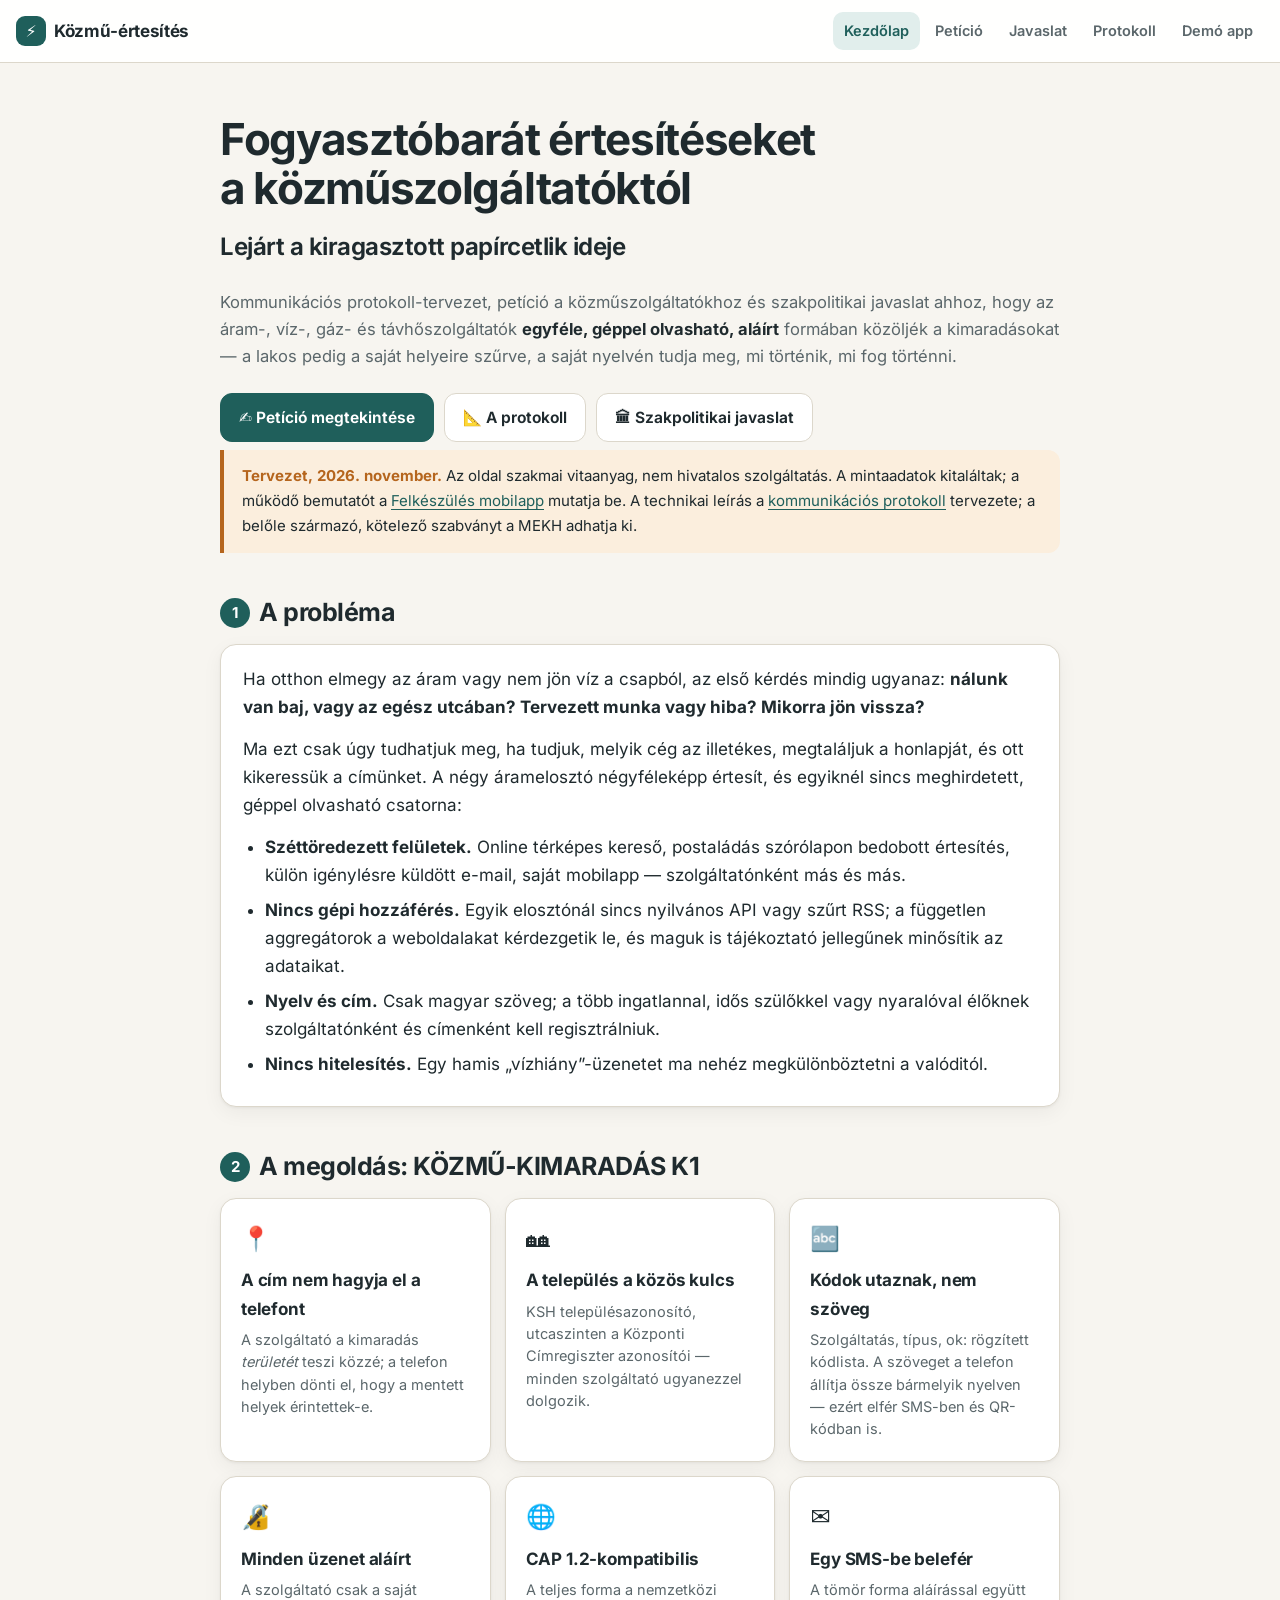
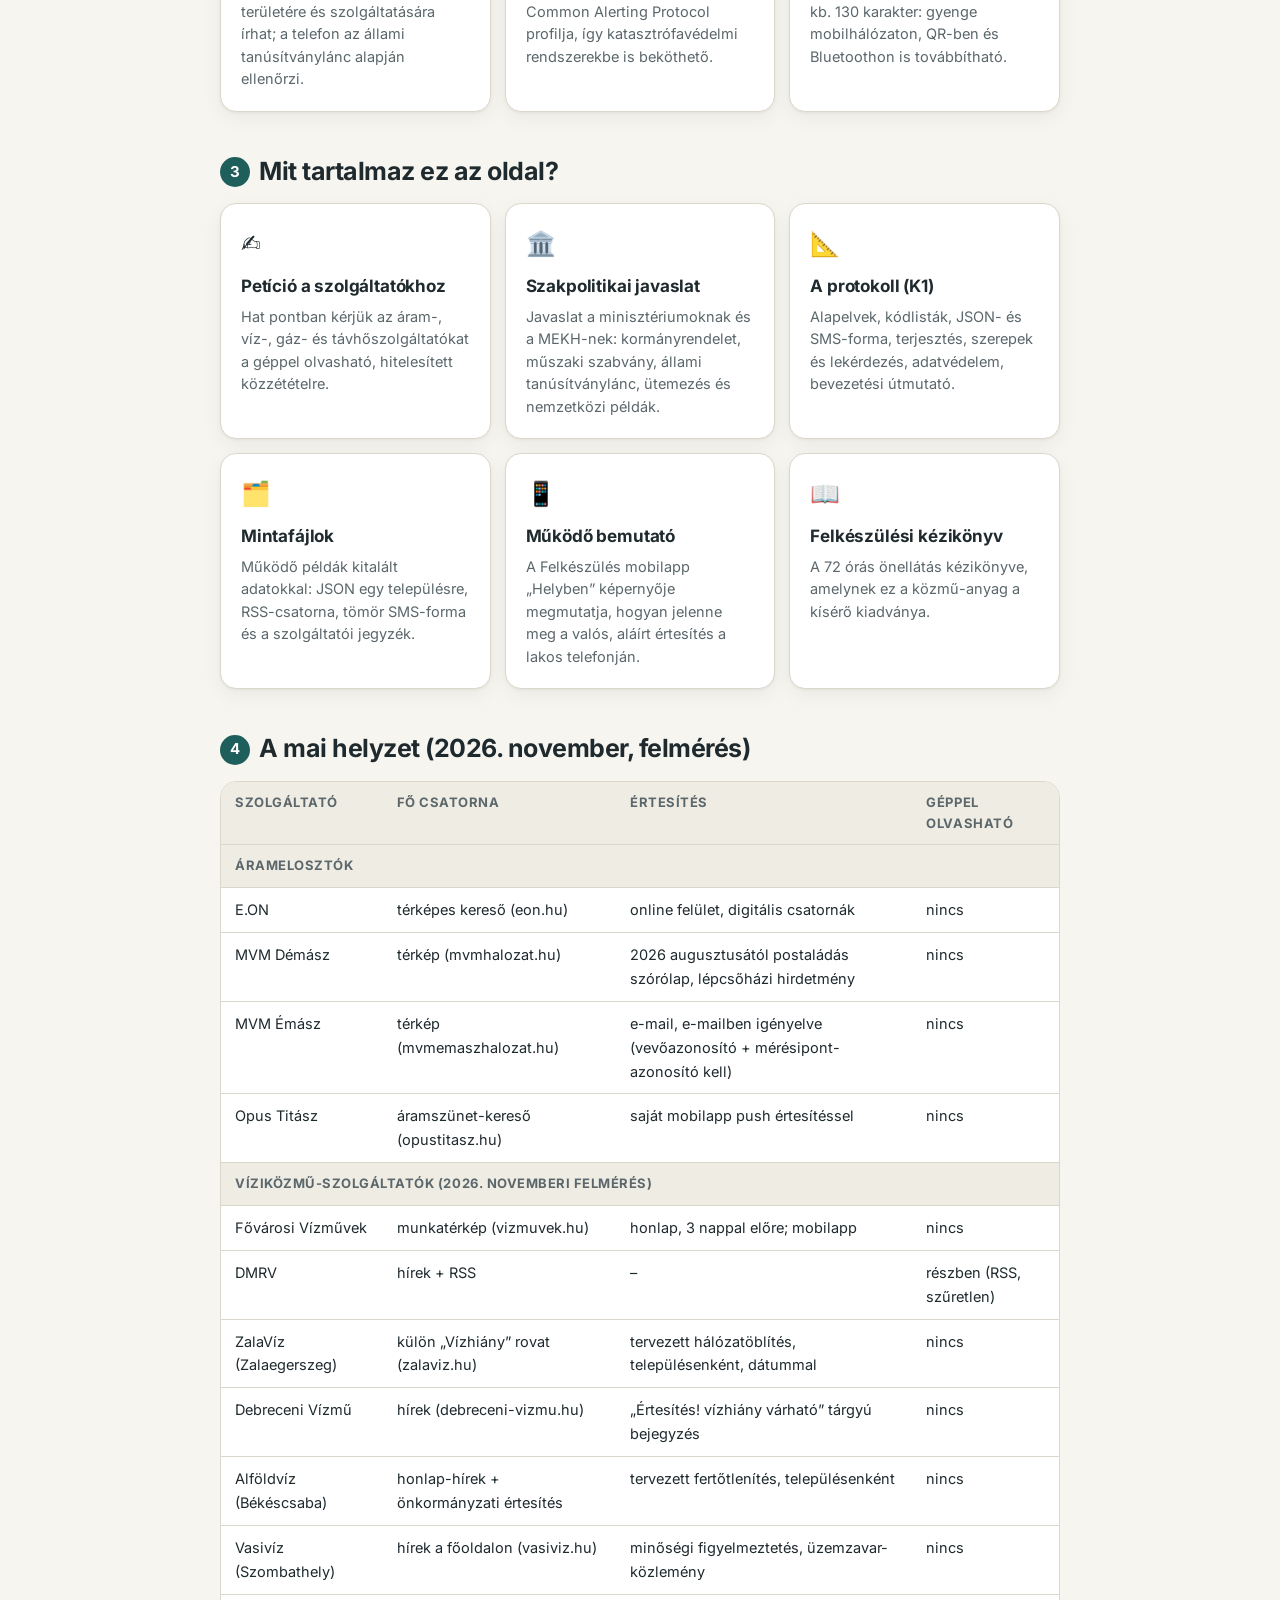
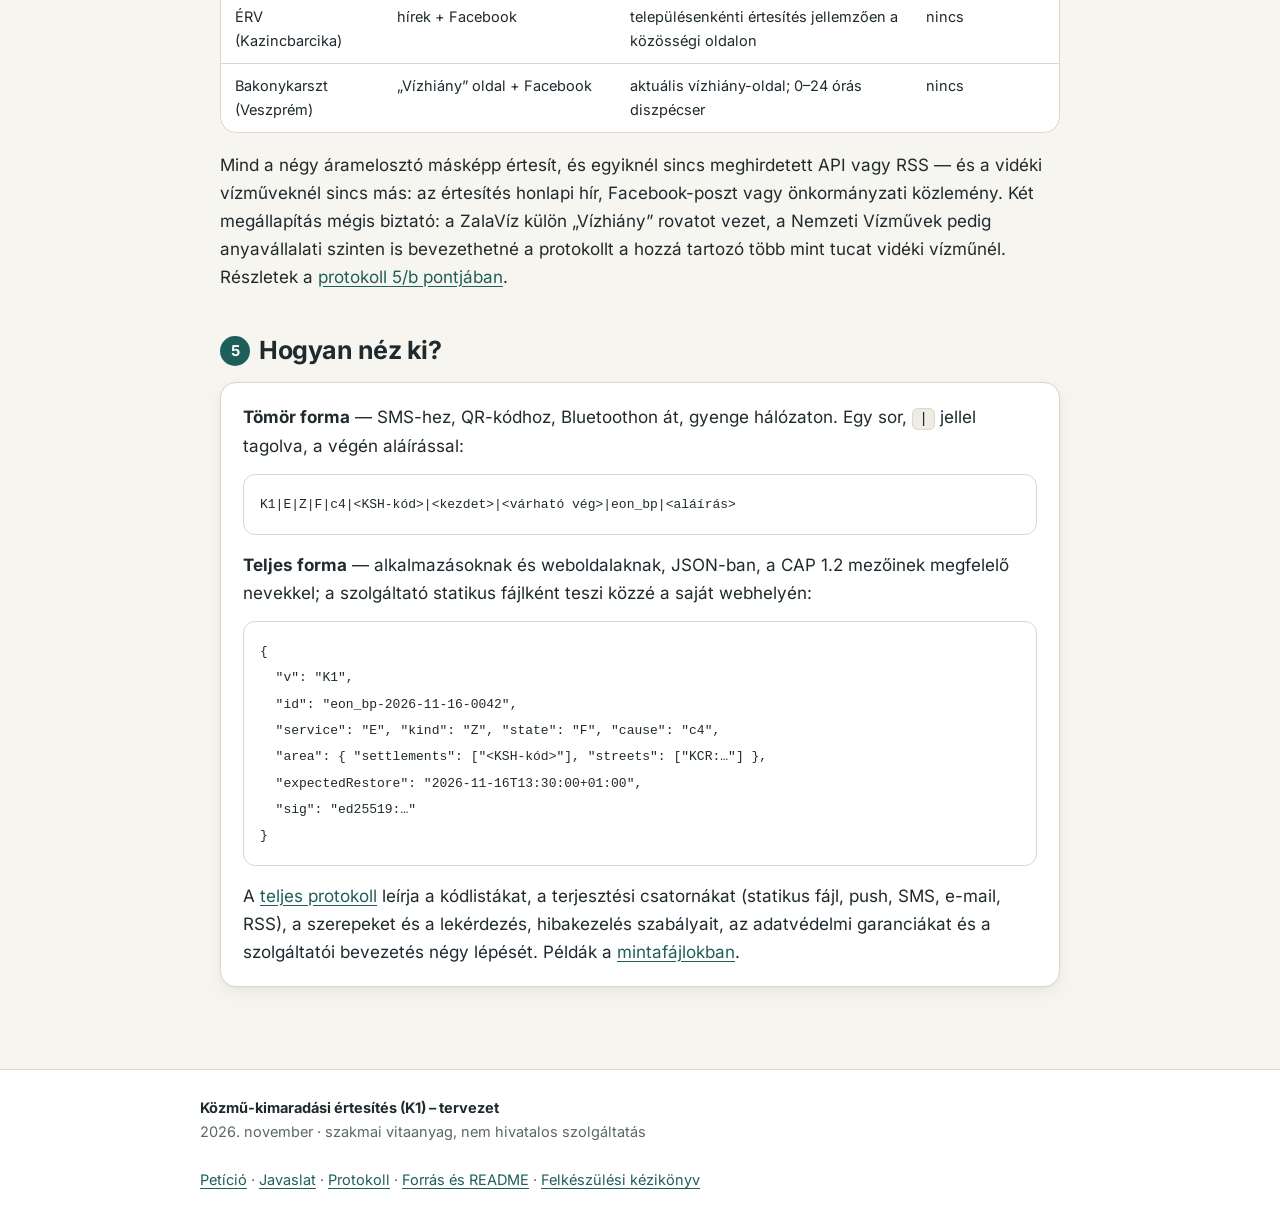
<file: index.html>
<!doctype html>
<html lang="hu">
<head>
<meta charset="utf-8">
<meta name="viewport" content="width=device-width, initial-scale=1">
<title>Fogyasztóbarát értesítéseket a közműszolgáltatóktól</title>
<meta name="description" content="Egységes, géppel olvasható, aláírt közmű-kimaradási értesítés: kommunikációs protokoll-tervezet, petíció a szolgáltatókhoz és szakpolitikai javaslat.">
<meta property="og:type" content="website">
<meta property="og:title" content="Fogyasztóbarát értesítéseket a közműszolgáltatóktól">
<meta property="og:description" content="Egységes, géppel olvasható, aláírt közmű-kimaradási értesítés: kommunikációs protokoll-tervezet, petíció a szolgáltatókhoz és szakpolitikai javaslat.">
<meta name="theme-color" content="#f7f5f0">
<link rel="stylesheet" href="assets/fonts.css">
<link rel="stylesheet" href="assets/site.css">
</head>
<body>

<nav class="site-nav">
  <a class="brand" href="index.html"><span class="mark">⚡</span> Közmű-értesítés</a>
  <span class="links">
    <a class="on" href="index.html">Kezdőlap</a>
    <a href="peticio.html">Petíció</a>
    <a href="javaslat.html">Javaslat</a>
    <a href="szabvany.html">Protokoll</a>
    <a href="https://madcsaba.github.io/felkeszules-kezikonyv/app/">Demó app</a>
  </span>
</nav>

<main class="wrap">

  <header class="hero">
    <h1>Fogyasztóbarát értesítéseket a közműszolgáltatóktól</h1>
    <p class="sub lead">Lejárt a kiragasztott papírcetlik ideje</p>
    <p class="sub small">Kommunikációs protokoll-tervezet, petíció a közműszolgáltatókhoz és szakpolitikai javaslat ahhoz,
      hogy az áram-, víz-, gáz- és távhőszolgáltatók <strong>egyféle, géppel olvasható, aláírt</strong>
      formában közöljék a kimaradásokat — a lakos pedig a saját helyeire szűrve, a saját nyelvén
      tudja meg, mi történik, mi fog történni.</p>
    <div class="actions">
      <a class="btn" href="peticio.html">✍️ Petíció megtekintése</a>
      <a class="btn ghost" href="szabvany.html">📐 A protokoll</a>
      <a class="btn ghost" href="javaslat.html">🏛 Szakpolitikai javaslat</a>
    </div>
  </header>

  <p class="note"><b>Tervezet, 2026. november.</b> Az oldal szakmai vitaanyag, nem hivatalos szolgáltatás.
    A mintaadatok kitaláltak; a működő bemutatót a
    <a href="https://madcsaba.github.io/felkeszules-kezikonyv/app/">Felkészülés mobilapp</a> mutatja be.
    A technikai leírás a <a href="szabvany.html">kommunikációs protokoll</a> tervezete; a belőle
    származó, kötelező szabványt a MEKH adhatja ki.</p>

  <h2><span class="num">1</span>A probléma</h2>
  <div class="panel">
    <p>Ha otthon elmegy az áram vagy nem jön víz a csapból, az első kérdés mindig ugyanaz:
      <strong>nálunk van baj, vagy az egész utcában? Tervezett munka vagy hiba? Mikorra jön vissza?</strong></p>
    <p>Ma ezt csak úgy tudhatjuk meg, ha tudjuk, melyik cég az illetékes, megtaláljuk a honlapját,
      és ott kikeressük a címünket. A négy áramelosztó négyféleképp értesít, és egyiknél sincs
      meghirdetett, géppel olvasható csatorna:</p>
    <ul>
      <li><strong>Széttöredezett felületek.</strong> Online térképes kereső, postaládás szórólapon bedobott
        értesítés, külön igénylésre küldött e-mail, saját mobilapp — szolgáltatónként más és más.</li>
      <li><strong>Nincs gépi hozzáférés.</strong> Egyik elosztónál sincs nyilvános API vagy szűrt RSS;
        a független aggregátorok a weboldalakat kérdezgetik le, és maguk is tájékoztató jellegűnek
        minősítik az adataikat.</li>
      <li><strong>Nyelv és cím.</strong> Csak magyar szöveg; a több ingatlannal, idős szülőkkel vagy
        nyaralóval élőknek szolgáltatónként és címenként kell regisztrálniuk.</li>
      <li><strong>Nincs hitelesítés.</strong> Egy hamis „vízhiány”-üzenetet ma nehéz megkülönböztetni
        a valóditól.</li>
    </ul>
  </div>

  <h2><span class="num">2</span>A megoldás: KÖZMŰ-KIMARADÁS K1</h2>
  <div class="cards">
    <div class="card"><span class="ico">📍</span><h3>A cím nem hagyja el a telefont</h3>
      <p>A szolgáltató a kimaradás <em>területét</em> teszi közzé; a telefon helyben dönti el, hogy a
        mentett helyek érintettek-e.</p></div>
    <div class="card"><span class="ico">🏘</span><h3>A település a közös kulcs</h3>
      <p>KSH településazonosító, utcaszinten a Központi Címregiszter azonosítói — minden szolgáltató
        ugyanezzel dolgozik.</p></div>
    <div class="card"><span class="ico">🔤</span><h3>Kódok utaznak, nem szöveg</h3>
      <p>Szolgáltatás, típus, ok: rögzített kódlista. A szöveget a telefon állítja össze bármelyik
        nyelven — ezért elfér SMS-ben és QR-kódban is.</p></div>
    <div class="card"><span class="ico">🔏</span><h3>Minden üzenet aláírt</h3>
      <p>A szolgáltató csak a saját területére és szolgáltatására írhat; a telefon az állami
        tanúsítványlánc alapján ellenőrzi.</p></div>
    <div class="card"><span class="ico">🌐</span><h3>CAP 1.2-kompatibilis</h3>
      <p>A teljes forma a nemzetközi Common Alerting Protocol profilja, így katasztrófavédelmi
        rendszerekbe is beköthető.</p></div>
    <div class="card"><span class="ico">✉️</span><h3>Egy SMS-be belefér</h3>
      <p>A tömör forma aláírással együtt kb. 130 karakter: gyenge mobilhálózaton, QR-ben és
        Bluetoothon is továbbítható.</p></div>
  </div>

  <h2><span class="num">3</span>Mit tartalmaz ez az oldal?</h2>
  <div class="cards">
    <a class="card" href="peticio.html"><span class="ico">✍️</span><h3>Petíció a szolgáltatókhoz</h3>
      <p>Hat pontban kérjük az áram-, víz-, gáz- és távhőszolgáltatókat a géppel olvasható,
        hitelesített közzétételre.</p></a>
    <a class="card" href="javaslat.html"><span class="ico">🏛️</span><h3>Szakpolitikai javaslat</h3>
      <p>Javaslat a minisztériumoknak és a MEKH-nek: kormányrendelet, műszaki szabvány, állami
        tanúsítványlánc, ütemezés és nemzetközi példák.</p></a>
    <a class="card" href="szabvany.html"><span class="ico">📐</span><h3>A protokoll (K1)</h3>
      <p>Alapelvek, kódlisták, JSON- és SMS-forma, terjesztés, szerepek és lekérdezés,
        adatvédelem, bevezetési útmutató.</p></a>
    <a class="card" href="minta/"><span class="ico">🗂️</span><h3>Mintafájlok</h3>
      <p>Működő példák kitalált adatokkal: JSON egy településre, RSS-csatorna, tömör SMS-forma és
        a szolgáltatói jegyzék.</p></a>
    <a class="card" href="https://madcsaba.github.io/felkeszules-kezikonyv/app/"><span class="ico">📱</span><h3>Működő bemutató</h3>
      <p>A Felkészülés mobilapp „Helyben” képernyője megmutatja, hogyan jelenne meg a valós, aláírt
        értesítés a lakos telefonján.</p></a>
    <a class="card" href="https://madcsaba.github.io/felkeszules-kezikonyv/"><span class="ico">📖</span><h3>Felkészülési kézikönyv</h3>
      <p>A 72 órás önellátás kézikönyve, amelynek ez a közmű-anyag a kísérő kiadványa.</p></a>
  </div>

  <h2><span class="num">4</span>A mai helyzet (2026. november, felmérés)</h2>
  <div class="tbl-wrap">
    <table>
      <thead><tr><th>Szolgáltató</th><th>Fő csatorna</th><th>Értesítés</th><th>Géppel olvasható</th></tr></thead>
      <tbody>
        <tr><th colspan="4" scope="colgroup">Áramelosztók</th></tr>
        <tr><td>E.ON</td><td>térképes kereső (eon.hu)</td><td>online felület, digitális csatornák</td><td>nincs</td></tr>
        <tr><td>MVM Démász</td><td>térkép (mvmhalozat.hu)</td><td>2026 augusztusától postaládás szórólap, lépcsőházi hirdetmény</td><td>nincs</td></tr>
        <tr><td>MVM Émász</td><td>térkép (mvmemaszhalozat.hu)</td><td>e-mail, e-mailben igényelve (vevőazonosító + mérésipont-azonosító kell)</td><td>nincs</td></tr>
        <tr><td>Opus Titász</td><td>áramszünet-kereső (opustitasz.hu)</td><td>saját mobilapp push értesítéssel</td><td>nincs</td></tr>
        <tr><th colspan="4" scope="colgroup">Víziközmű-szolgáltatók (2026. novemberi felmérés)</th></tr>
        <tr><td>Fővárosi Vízművek</td><td>munkatérkép (vizmuvek.hu)</td><td>honlap, 3 nappal előre; mobilapp</td><td>nincs</td></tr>
        <tr><td>DMRV</td><td>hírek + RSS</td><td>–</td><td>részben (RSS, szűretlen)</td></tr>
        <tr><td>ZalaVíz (Zalaegerszeg)</td><td>külön „Vízhiány” rovat (zalaviz.hu)</td><td>tervezett hálózatöblítés, településenként, dátummal</td><td>nincs</td></tr>
        <tr><td>Debreceni Vízmű</td><td>hírek (debreceni-vizmu.hu)</td><td>„Értesítés! vízhiány várható” tárgyú bejegyzés</td><td>nincs</td></tr>
        <tr><td>Alföldvíz (Békéscsaba)</td><td>honlap-hírek + önkormányzati értesítés</td><td>tervezett fertőtlenítés, településenként</td><td>nincs</td></tr>
        <tr><td>Vasivíz (Szombathely)</td><td>hírek a főoldalon (vasiviz.hu)</td><td>minőségi figyelmeztetés, üzemzavar-közlemény</td><td>nincs</td></tr>
        <tr><td>ÉRV (Kazincbarcika)</td><td>hírek + Facebook</td><td>településenkénti értesítés jellemzően a közösségi oldalon</td><td>nincs</td></tr>
        <tr><td>Bakonykarszt (Veszprém)</td><td>„Vízhiány” oldal + Facebook</td><td>aktuális vízhiány-oldal; 0–24 órás diszpécser</td><td>nincs</td></tr>
      </tbody>
    </table>
  </div>
  <p>Mind a négy áramelosztó másképp értesít, és egyiknél sincs meghirdetett API vagy RSS —
    és a vidéki vízműveknél sincs más: az értesítés honlapi hír, Facebook-poszt vagy
    önkormányzati közlemény. Két megállapítás mégis biztató: a ZalaVíz külön „Vízhiány”
    rovatot vezet, a Nemzeti Vízművek pedig anyavállalati szinten is bevezethetné a protokollt
    a hozzá tartozó több mint tucat vidéki vízműnél. Részletek a
    <a href="szabvany.html#helyzet">protokoll 5/b pontjában</a>.</p>

  <h2><span class="num">5</span>Hogyan néz ki?</h2>
  <div class="panel">
    <p><strong>Tömör forma</strong> — SMS-hez, QR-kódhoz, Bluetoothon át, gyenge hálózaton. Egy sor,
      <code>|</code> jellel tagolva, a végén aláírással:</p>
<pre><code>K1|E|Z|F|c4|&lt;KSH-kód&gt;|&lt;kezdet&gt;|&lt;várható vég&gt;|eon_bp|&lt;aláírás&gt;</code></pre>
    <p><strong>Teljes forma</strong> — alkalmazásoknak és weboldalaknak, JSON-ban, a CAP 1.2 mezőinek
      megfelelő nevekkel; a szolgáltató statikus fájlként teszi közzé a saját webhelyén:</p>
<pre><code>{
  "v": "K1",
  "id": "eon_bp-2026-11-16-0042",
  "service": "E", "kind": "Z", "state": "F", "cause": "c4",
  "area": { "settlements": ["&lt;KSH-kód&gt;"], "streets": ["KCR:…"] },
  "expectedRestore": "2026-11-16T13:30:00+01:00",
  "sig": "ed25519:…"
}</code></pre>
    <p>A <a href="szabvany.html">teljes protokoll</a> leírja a kódlistákat, a terjesztési csatornákat
      (statikus fájl, push, SMS, e-mail, RSS), a szerepeket és a lekérdezés, hibakezelés
      szabályait, az adatvédelmi garanciákat és a szolgáltatói bevezetés négy lépését. Példák a
      <a href="minta/">mintafájlokban</a>.</p>
  </div>

</main>

<footer class="site-footer">
  <div class="inner">
    <div>
      <strong>Közmű-kimaradási értesítés (K1) – tervezet</strong><br>
      2026. november · szakmai vitaanyag, nem hivatalos szolgáltatás
    </div>
    <div>
      <a href="peticio.html">Petíció</a> ·
      <a href="javaslat.html">Javaslat</a> ·
      <a href="szabvany.html">Protokoll</a> ·
      <a href="https://github.com/madcsaba/kozmu-ertesites">Forrás és README</a> ·
      <a href="https://madcsaba.github.io/felkeszules-kezikonyv/">Felkészülési kézikönyv</a>
    </div>
  </div>
</footer>

<script data-goatcounter="https://kiazami.goatcounter.com/count" async src="https://gc.zgo.at/count.js"></script>
</body>
</html>
</file>
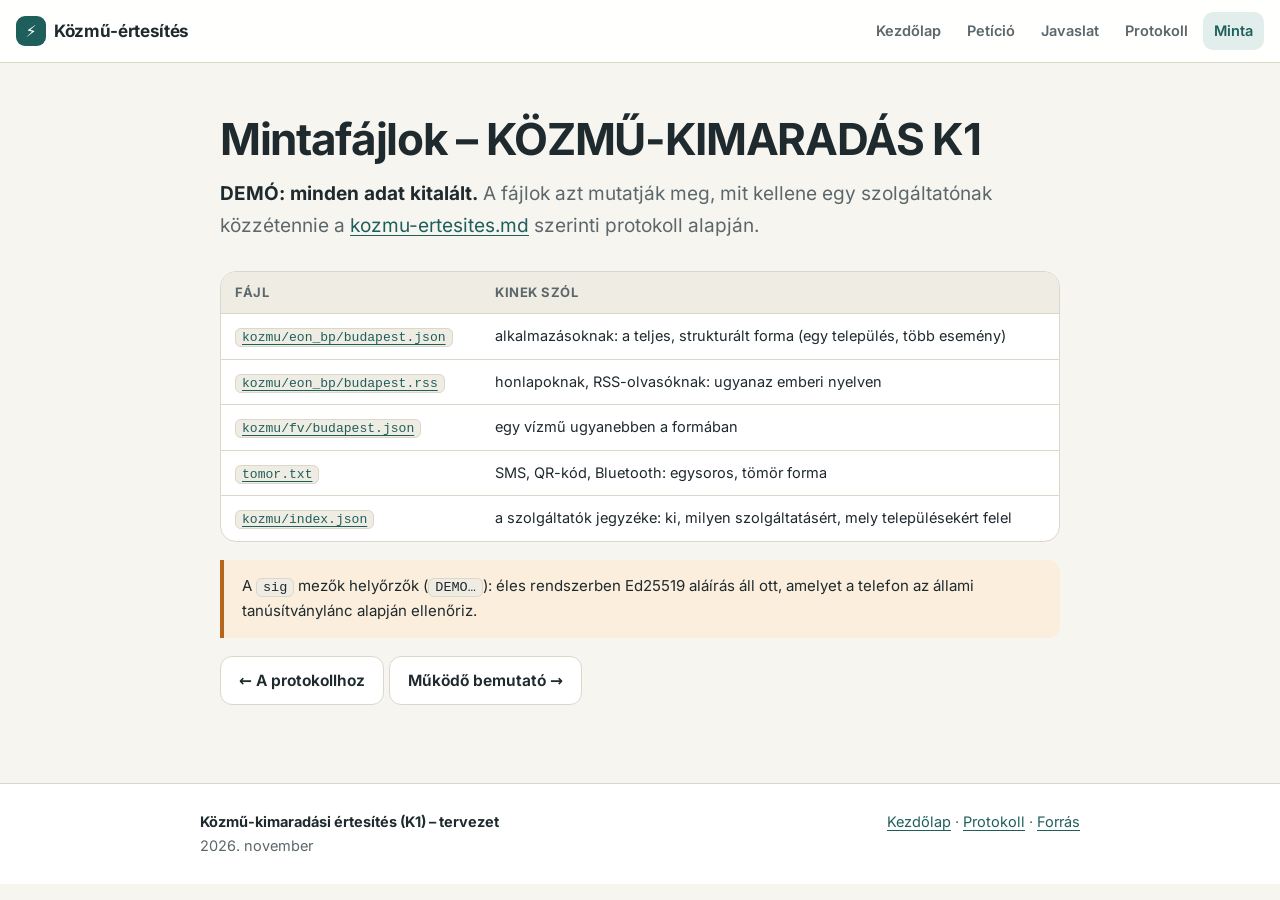
<file: minta/index.html>
<!doctype html>
<html lang="hu">
<head>
<meta charset="utf-8">
<meta name="viewport" content="width=device-width, initial-scale=1">
<title>Mintafájlok – Közmű-kimaradási értesítés</title>
<meta name="description" content="Mintafájlok a KÖZMŰ-KIMARADÁS K1 protokollhoz: JSON, RSS és tömör SMS-forma, kitalált adatokkal.">
<meta name="theme-color" content="#f7f5f0">
<link rel="stylesheet" href="../assets/fonts.css">
<link rel="stylesheet" href="../assets/site.css">
</head>
<body>

<nav class="site-nav">
  <a class="brand" href="../index.html"><span class="mark">⚡</span> Közmű-értesítés</a>
  <span class="links">
    <a href="../index.html">Kezdőlap</a>
    <a href="../peticio.html">Petíció</a>
    <a href="../javaslat.html">Javaslat</a>
    <a href="../szabvany.html">Protokoll</a>
    <a class="on" href="index.html">Minta</a>
  </span>
</nav>

<main class="wrap">

  <header class="hero">
    <h1>Mintafájlok – KÖZMŰ-KIMARADÁS K1</h1>
    <p class="sub"><strong>DEMÓ: minden adat kitalált.</strong> A fájlok azt mutatják meg, mit kellene
      egy szolgáltatónak közzétennie a <a href="../kozmu-ertesites.md">kozmu-ertesites.md</a>
      szerinti protokoll alapján.</p>
  </header>

  <div class="tbl-wrap">
    <table>
      <thead><tr><th>Fájl</th><th>Kinek szól</th></tr></thead>
      <tbody>
        <tr><td><a href="kozmu/eon_bp/budapest.json"><code>kozmu/eon_bp/budapest.json</code></a></td>
          <td>alkalmazásoknak: a teljes, strukturált forma (egy település, több esemény)</td></tr>
        <tr><td><a href="kozmu/eon_bp/budapest.rss"><code>kozmu/eon_bp/budapest.rss</code></a></td>
          <td>honlapoknak, RSS-olvasóknak: ugyanaz emberi nyelven</td></tr>
        <tr><td><a href="kozmu/fv/budapest.json"><code>kozmu/fv/budapest.json</code></a></td>
          <td>egy vízmű ugyanebben a formában</td></tr>
        <tr><td><a href="tomor.txt"><code>tomor.txt</code></a></td>
          <td>SMS, QR-kód, Bluetooth: egysoros, tömör forma</td></tr>
        <tr><td><a href="kozmu/index.json"><code>kozmu/index.json</code></a></td>
          <td>a szolgáltatók jegyzéke: ki, milyen szolgáltatásért, mely településekért felel</td></tr>
      </tbody>
    </table>
  </div>

  <p class="note">A <code>sig</code> mezők helyőrzők (<code>DEMO…</code>): éles rendszerben Ed25519
    aláírás áll ott, amelyet a telefon az állami tanúsítványlánc alapján ellenőriz.</p>

  <p><a class="btn ghost" href="../szabvany.html">← A protokollhoz</a>
     <a class="btn ghost" href="https://madcsaba.github.io/felkeszules-kezikonyv/app/">Működő bemutató →</a></p>

</main>

<footer class="site-footer">
  <div class="inner">
    <div><strong>Közmű-kimaradási értesítés (K1) – tervezet</strong><br>2026. november</div>
    <div>
      <a href="../index.html">Kezdőlap</a> ·
      <a href="../szabvany.html">Protokoll</a> ·
      <a href="https://github.com/madcsaba/kozmu-ertesites">Forrás</a>
    </div>
  </div>
</footer>

<script data-goatcounter="https://kiazami.goatcounter.com/count" async src="https://gc.zgo.at/count.js"></script>
</body>
</html>
</file>
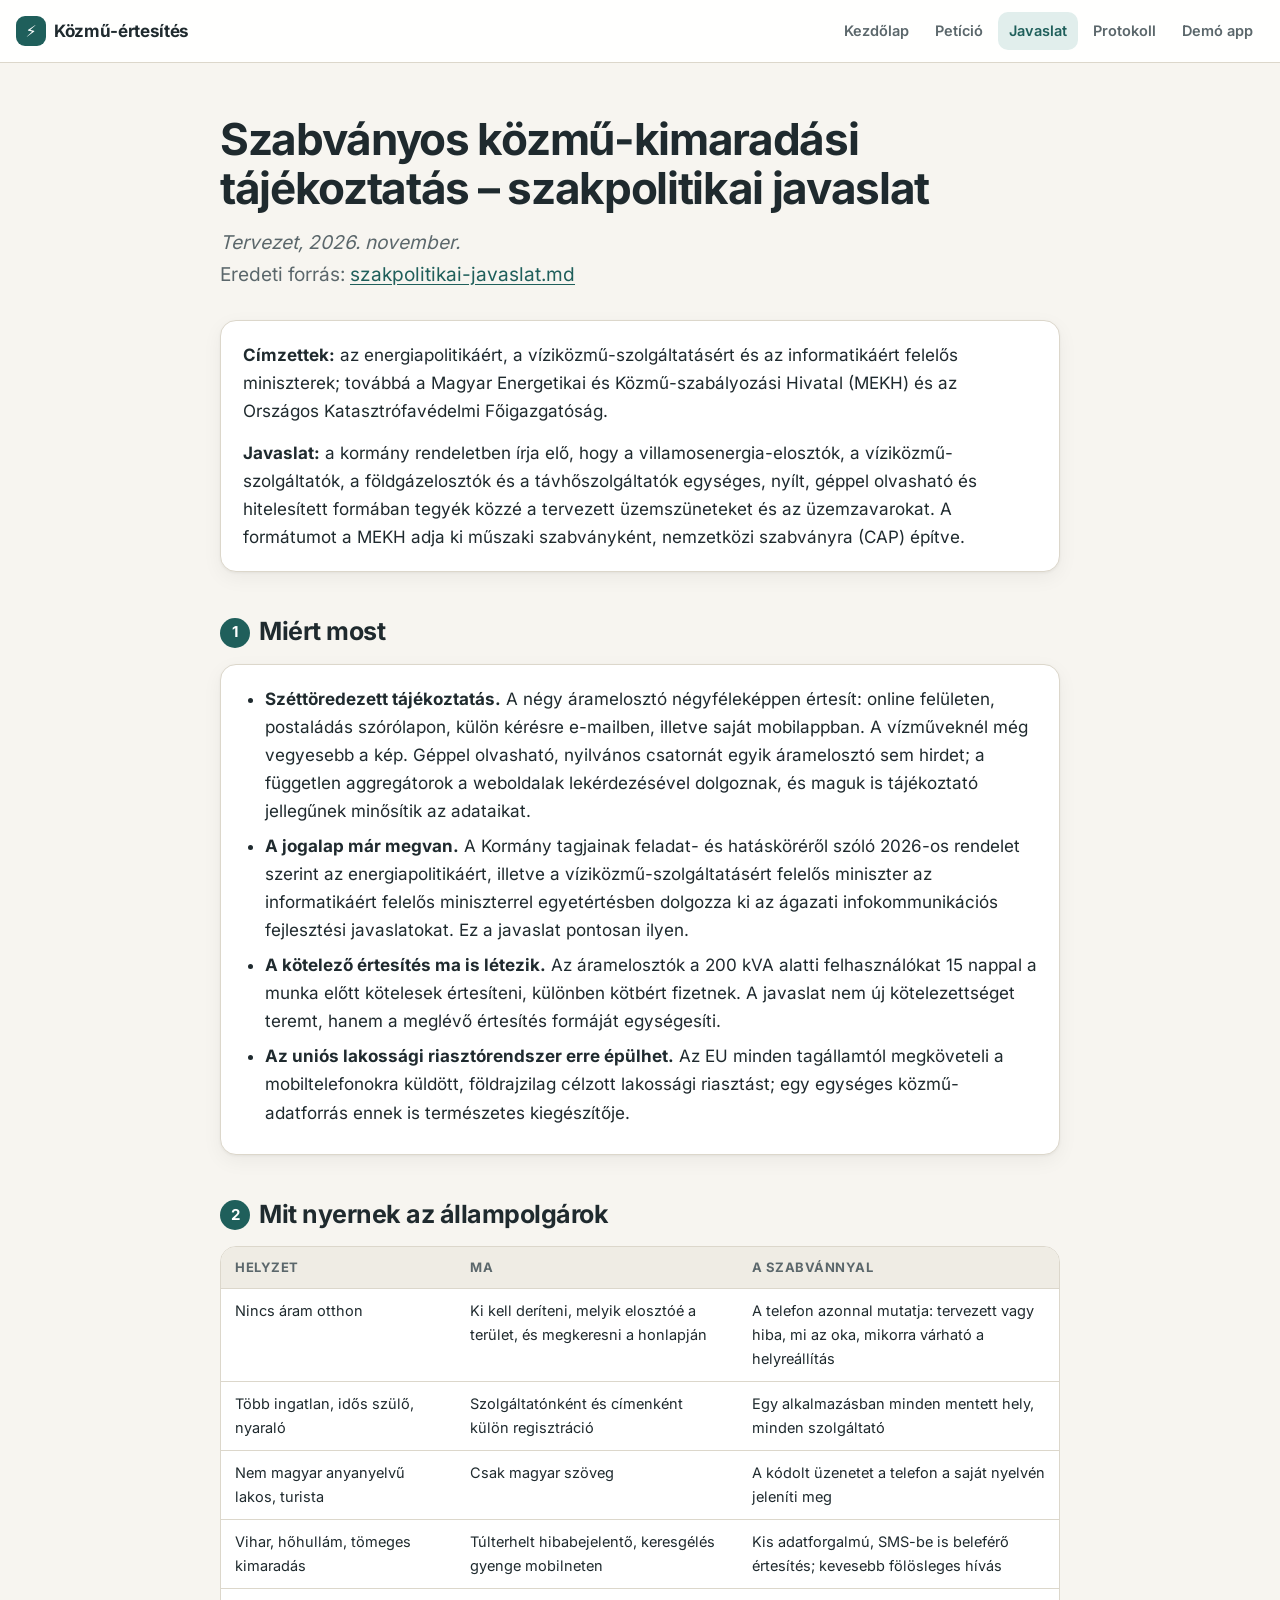
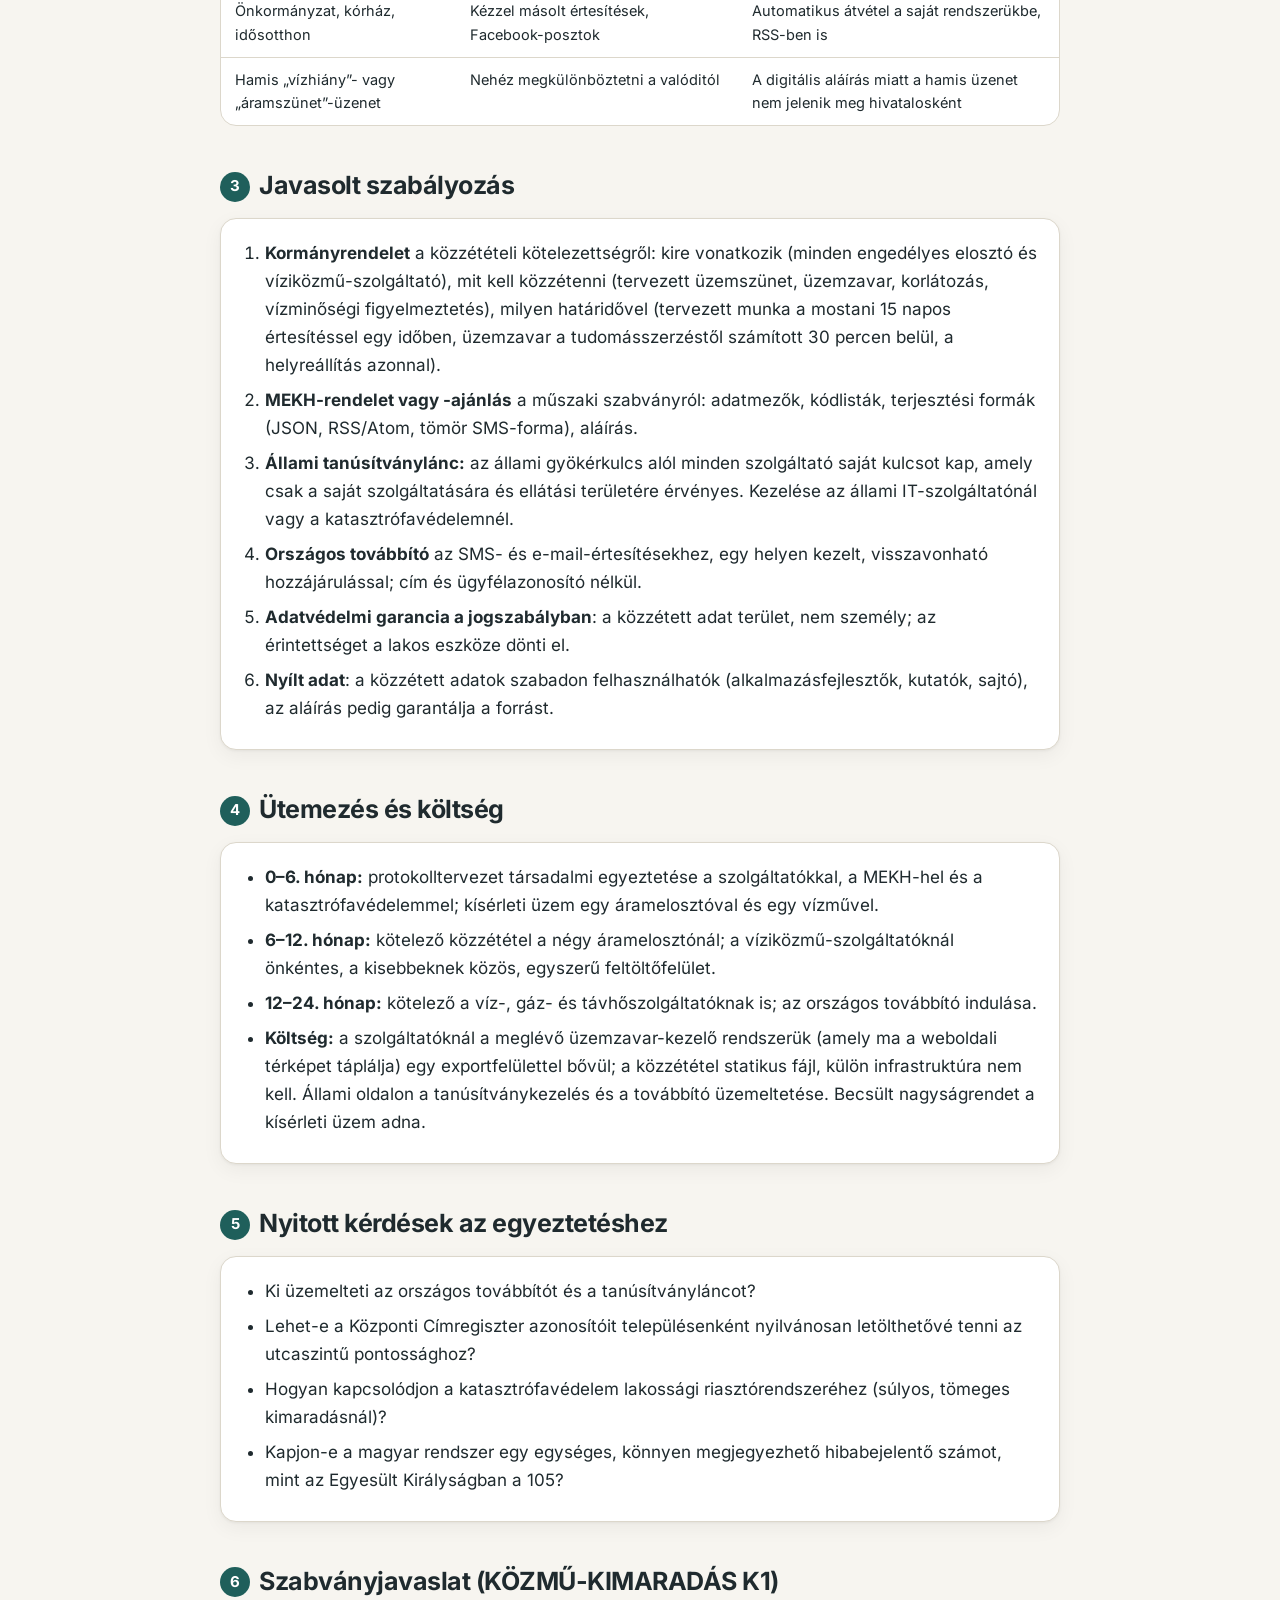
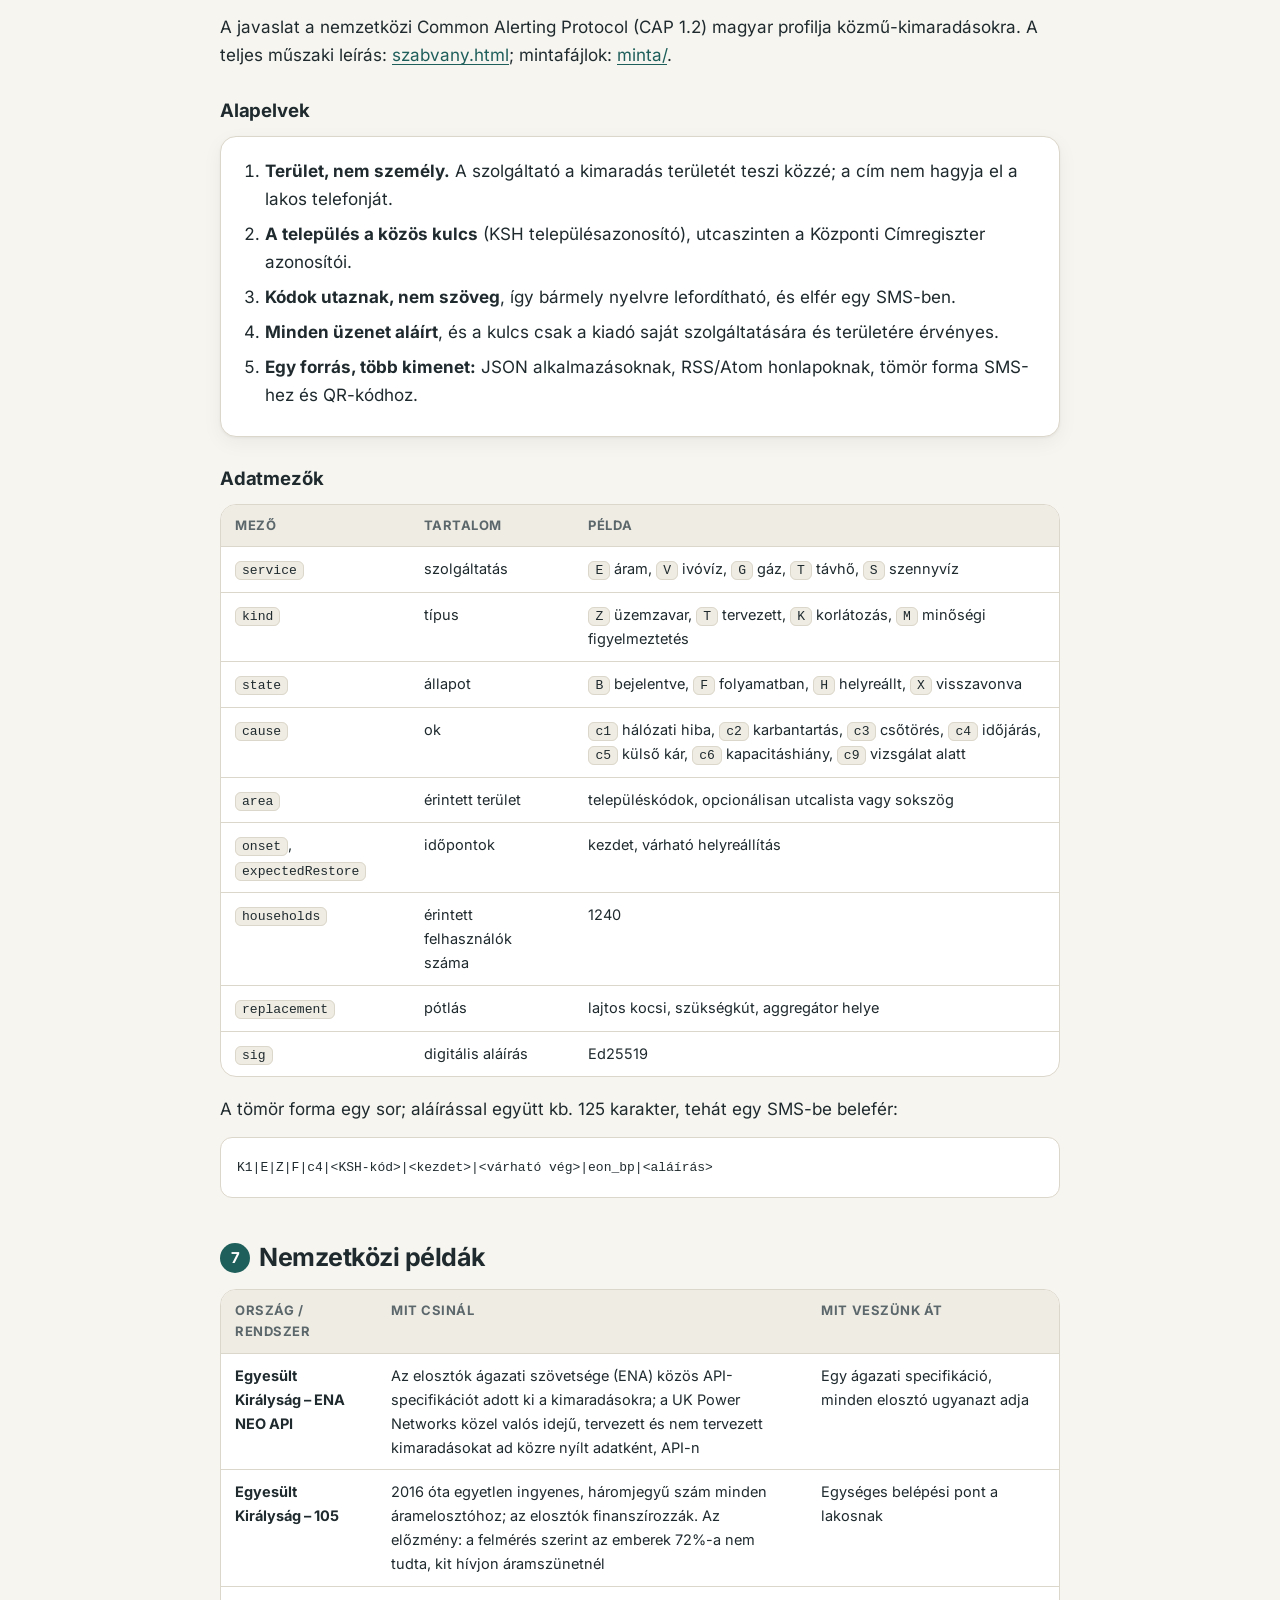
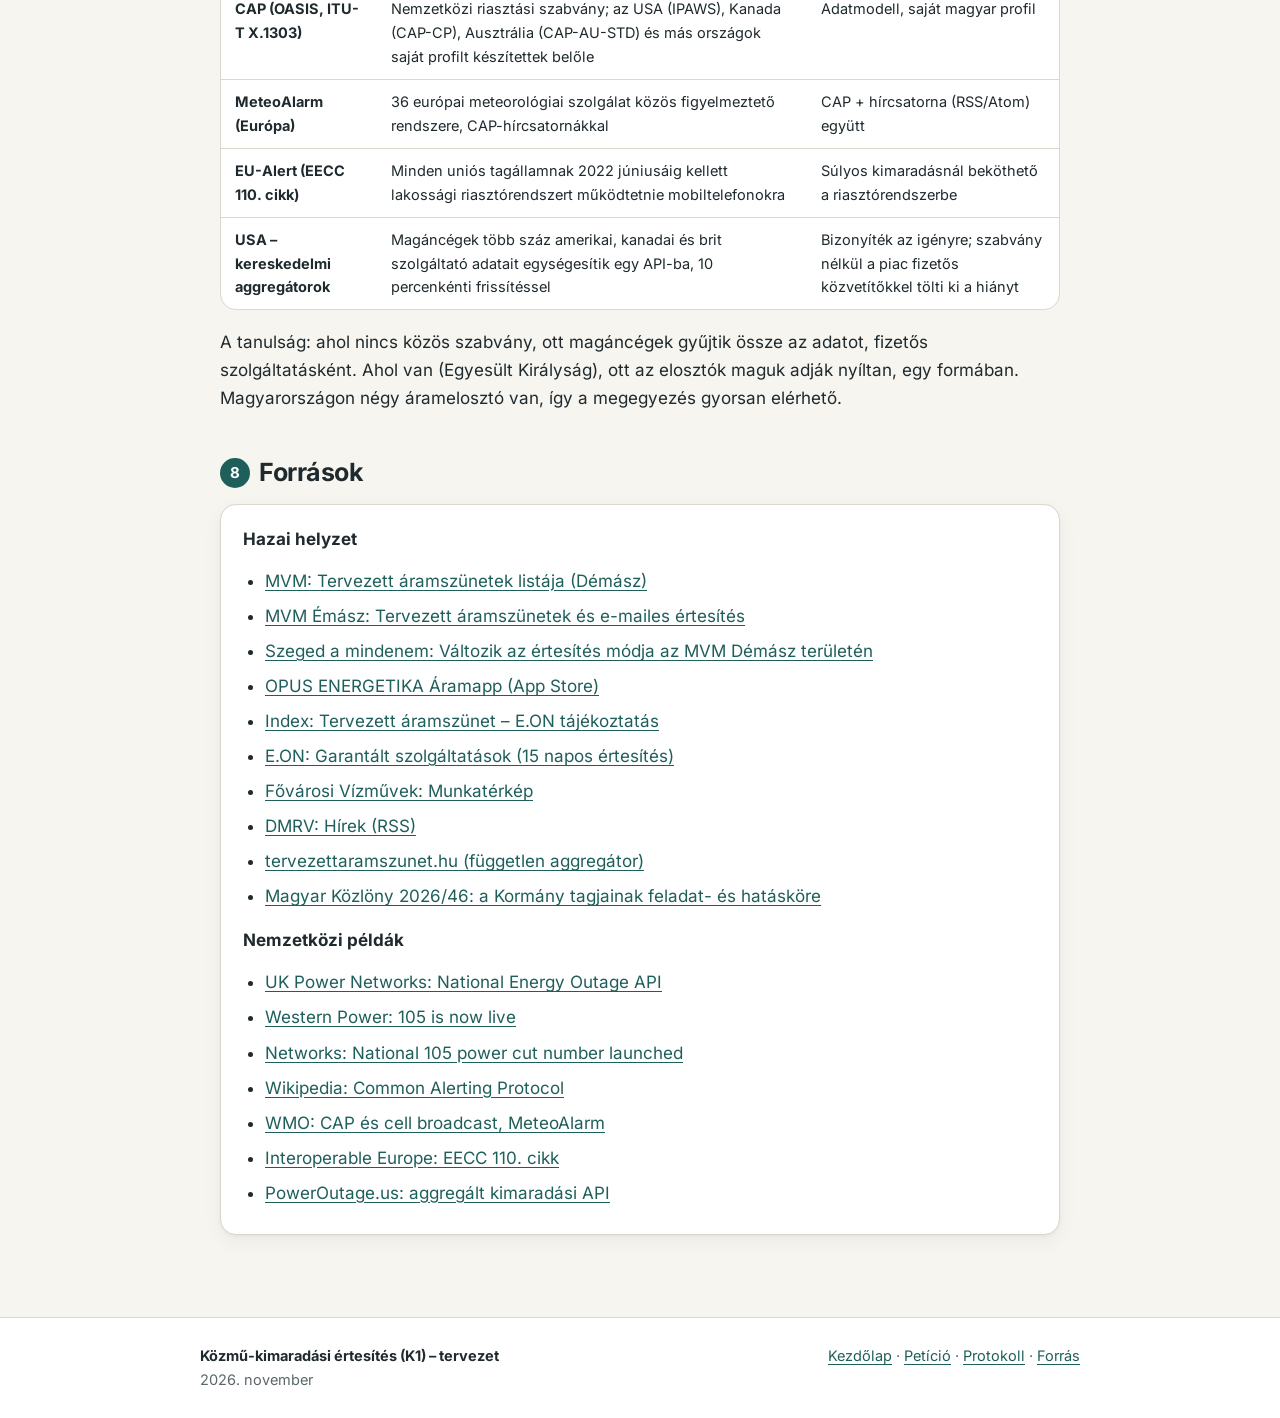
<file: javaslat.html>
<!doctype html>
<html lang="hu">
<head>
<meta charset="utf-8">
<meta name="viewport" content="width=device-width, initial-scale=1">
<title>Szakpolitikai javaslat – Közmű-kimaradási értesítés</title>
<meta name="description" content="Javaslat a minisztériumoknak és a MEKH-nek: kormányrendelet a géppel olvasható, hitelesített közmű-kimaradási közzétételről, szabványjavaslattal és nemzetközi példákkal.">
<meta name="theme-color" content="#f7f5f0">
<link rel="stylesheet" href="assets/fonts.css">
<link rel="stylesheet" href="assets/site.css">
</head>
<body>

<nav class="site-nav">
  <a class="brand" href="index.html"><span class="mark">⚡</span> Közmű-értesítés</a>
  <span class="links">
    <a href="index.html">Kezdőlap</a>
    <a href="peticio.html">Petíció</a>
    <a class="on" href="javaslat.html">Javaslat</a>
    <a href="szabvany.html">Protokoll</a>
    <a href="https://madcsaba.github.io/felkeszules-kezikonyv/app/">Demó app</a>
  </span>
</nav>

<main class="wrap">

  <header class="hero">
    <h1>Szabványos közmű-kimaradási tájékoztatás – szakpolitikai javaslat</h1>
    <p class="sub"><em>Tervezet, 2026. november.</em><br>
      Eredeti forrás: <a href="szakpolitikai-javaslat.md">szakpolitikai-javaslat.md</a></p>
  </header>

  <div class="panel">
    <p><strong>Címzettek:</strong> az energiapolitikáért, a víziközmű-szolgáltatásért és az
      informatikáért felelős miniszterek; továbbá a Magyar Energetikai és Közmű-szabályozási Hivatal
      (MEKH) és az Országos Katasztrófavédelmi Főigazgatóság.</p>
    <p><strong>Javaslat:</strong> a kormány rendeletben írja elő, hogy a villamosenergia-elosztók, a
      víziközmű-szolgáltatók, a földgázelosztók és a távhőszolgáltatók egységes, nyílt, géppel
      olvasható és hitelesített formában tegyék közzé a tervezett üzemszüneteket és az
      üzemzavarokat. A formátumot a MEKH adja ki műszaki szabványként, nemzetközi szabványra (CAP)
      építve.</p>
  </div>

  <h2><span class="num">1</span>Miért most</h2>
  <div class="panel">
    <ul>
      <li><strong>Széttöredezett tájékoztatás.</strong> A négy áramelosztó négyféleképpen értesít:
        online felületen, postaládás szórólapon, külön kérésre e-mailben, illetve saját mobilappban.
        A vízműveknél még vegyesebb a kép. Géppel olvasható, nyilvános csatornát egyik áramelosztó
        sem hirdet; a független aggregátorok a weboldalak lekérdezésével dolgoznak, és maguk is
        tájékoztató jellegűnek minősítik az adataikat.</li>
      <li><strong>A jogalap már megvan.</strong> A Kormány tagjainak feladat- és hatásköréről szóló
        2026-os rendelet szerint az energiapolitikáért, illetve a víziközmű-szolgáltatásért felelős
        miniszter az informatikáért felelős miniszterrel egyetértésben dolgozza ki az ágazati
        infokommunikációs fejlesztési javaslatokat. Ez a javaslat pontosan ilyen.</li>
      <li><strong>A kötelező értesítés ma is létezik.</strong> Az áramelosztók a 200 kVA alatti
        felhasználókat 15 nappal a munka előtt kötelesek értesíteni, különben kötbért fizetnek. A
        javaslat nem új kötelezettséget teremt, hanem a meglévő értesítés formáját egységesíti.</li>
      <li><strong>Az uniós lakossági riasztórendszer erre épülhet.</strong> Az EU minden tagállamtól
        megköveteli a mobiltelefonokra küldött, földrajzilag célzott lakossági riasztást; egy
        egységes közmű-adatforrás ennek is természetes kiegészítője.</li>
    </ul>
  </div>

  <h2><span class="num">2</span>Mit nyernek az állampolgárok</h2>
  <div class="tbl-wrap">
    <table>
      <thead><tr><th>Helyzet</th><th>Ma</th><th>A szabvánnyal</th></tr></thead>
      <tbody>
        <tr><td>Nincs áram otthon</td><td>Ki kell deríteni, melyik elosztóé a terület, és megkeresni a honlapján</td><td>A telefon azonnal mutatja: tervezett vagy hiba, mi az oka, mikorra várható a helyreállítás</td></tr>
        <tr><td>Több ingatlan, idős szülő, nyaraló</td><td>Szolgáltatónként és címenként külön regisztráció</td><td>Egy alkalmazásban minden mentett hely, minden szolgáltató</td></tr>
        <tr><td>Nem magyar anyanyelvű lakos, turista</td><td>Csak magyar szöveg</td><td>A kódolt üzenetet a telefon a saját nyelvén jeleníti meg</td></tr>
        <tr><td>Vihar, hőhullám, tömeges kimaradás</td><td>Túlterhelt hibabejelentő, keresgélés gyenge mobilneten</td><td>Kis adatforgalmú, SMS-be is beleférő értesítés; kevesebb fölösleges hívás</td></tr>
        <tr><td>Önkormányzat, kórház, idősotthon</td><td>Kézzel másolt értesítések, Facebook-posztok</td><td>Automatikus átvétel a saját rendszerükbe, RSS-ben is</td></tr>
        <tr><td>Hamis „vízhiány”- vagy „áramszünet”-üzenet</td><td>Nehéz megkülönböztetni a valóditól</td><td>A digitális aláírás miatt a hamis üzenet nem jelenik meg hivatalosként</td></tr>
      </tbody>
    </table>
  </div>

  <h2><span class="num">3</span>Javasolt szabályozás</h2>
  <div class="panel">
    <ol>
      <li><strong>Kormányrendelet</strong> a közzétételi kötelezettségről: kire vonatkozik (minden
        engedélyes elosztó és víziközmű-szolgáltató), mit kell közzétenni (tervezett üzemszünet,
        üzemzavar, korlátozás, vízminőségi figyelmeztetés), milyen határidővel (tervezett munka a
        mostani 15 napos értesítéssel egy időben, üzemzavar a tudomásszerzéstől számított 30
        percen belül, a helyreállítás azonnal).</li>
      <li><strong>MEKH-rendelet vagy -ajánlás</strong> a műszaki szabványról: adatmezők, kódlisták,
        terjesztési formák (JSON, RSS/Atom, tömör SMS-forma), aláírás.</li>
      <li><strong>Állami tanúsítványlánc:</strong> az állami gyökérkulcs alól minden szolgáltató
        saját kulcsot kap, amely csak a saját szolgáltatására és ellátási területére érvényes.
        Kezelése az állami IT-szolgáltatónál vagy a katasztrófavédelemnél.</li>
      <li><strong>Országos továbbító</strong> az SMS- és e-mail-értesítésekhez, egy helyen kezelt,
        visszavonható hozzájárulással; cím és ügyfélazonosító nélkül.</li>
      <li><strong>Adatvédelmi garancia a jogszabályban</strong>: a közzétett adat terület, nem
        személy; az érintettséget a lakos eszköze dönti el.</li>
      <li><strong>Nyílt adat</strong>: a közzétett adatok szabadon felhasználhatók
        (alkalmazásfejlesztők, kutatók, sajtó), az aláírás pedig garantálja a forrást.</li>
    </ol>
  </div>

  <h2><span class="num">4</span>Ütemezés és költség</h2>
  <div class="panel">
    <ul>
      <li><strong>0–6. hónap:</strong> protokolltervezet társadalmi egyeztetése a szolgáltatókkal, a
        MEKH-hel és a katasztrófavédelemmel; kísérleti üzem egy áramelosztóval és egy vízművel.</li>
      <li><strong>6–12. hónap:</strong> kötelező közzététel a négy áramelosztónál; a
        víziközmű-szolgáltatóknál önkéntes, a kisebbeknek közös, egyszerű feltöltőfelület.</li>
      <li><strong>12–24. hónap:</strong> kötelező a víz-, gáz- és távhőszolgáltatóknak is; az
        országos továbbító indulása.</li>
      <li><strong>Költség:</strong> a szolgáltatóknál a meglévő üzemzavar-kezelő rendszerük (amely
        ma a weboldali térképet táplálja) egy exportfelülettel bővül; a közzététel statikus fájl,
        külön infrastruktúra nem kell. Állami oldalon a tanúsítványkezelés és a továbbító
        üzemeltetése. Becsült nagyságrendet a kísérleti üzem adna.</li>
    </ul>
  </div>

  <h2><span class="num">5</span>Nyitott kérdések az egyeztetéshez</h2>
  <div class="panel">
    <ul>
      <li>Ki üzemelteti az országos továbbítót és a tanúsítványláncot?</li>
      <li>Lehet-e a Központi Címregiszter azonosítóit településenként nyilvánosan letölthetővé
        tenni az utcaszintű pontossághoz?</li>
      <li>Hogyan kapcsolódjon a katasztrófavédelem lakossági riasztórendszeréhez (súlyos, tömeges
        kimaradásnál)?</li>
      <li>Kapjon-e a magyar rendszer egy egységes, könnyen megjegyezhető hibabejelentő számot,
        mint az Egyesült Királyságban a 105?</li>
    </ul>
  </div>

  <h2><span class="num">6</span>Szabványjavaslat (KÖZMŰ-KIMARADÁS K1)</h2>
  <p>A javaslat a nemzetközi Common Alerting Protocol (CAP 1.2) magyar profilja közmű-kimaradásokra.
    A teljes műszaki leírás: <a href="szabvany.html">szabvany.html</a>;
    mintafájlok: <a href="minta/">minta/</a>.</p>

  <h3>Alapelvek</h3>
  <div class="panel">
    <ol>
      <li><strong>Terület, nem személy.</strong> A szolgáltató a kimaradás területét teszi közzé; a
        cím nem hagyja el a lakos telefonját.</li>
      <li><strong>A település a közös kulcs</strong> (KSH településazonosító), utcaszinten a
        Központi Címregiszter azonosítói.</li>
      <li><strong>Kódok utaznak, nem szöveg</strong>, így bármely nyelvre lefordítható, és elfér egy
        SMS-ben.</li>
      <li><strong>Minden üzenet aláírt</strong>, és a kulcs csak a kiadó saját szolgáltatására és
        területére érvényes.</li>
      <li><strong>Egy forrás, több kimenet:</strong> JSON alkalmazásoknak, RSS/Atom honlapoknak,
        tömör forma SMS-hez és QR-kódhoz.</li>
    </ol>
  </div>

  <h3>Adatmezők</h3>
  <div class="tbl-wrap">
    <table>
      <thead><tr><th>Mező</th><th>Tartalom</th><th>Példa</th></tr></thead>
      <tbody>
        <tr><td><code>service</code></td><td>szolgáltatás</td><td><code>E</code> áram, <code>V</code> ivóvíz, <code>G</code> gáz, <code>T</code> távhő, <code>S</code> szennyvíz</td></tr>
        <tr><td><code>kind</code></td><td>típus</td><td><code>Z</code> üzemzavar, <code>T</code> tervezett, <code>K</code> korlátozás, <code>M</code> minőségi figyelmeztetés</td></tr>
        <tr><td><code>state</code></td><td>állapot</td><td><code>B</code> bejelentve, <code>F</code> folyamatban, <code>H</code> helyreállt, <code>X</code> visszavonva</td></tr>
        <tr><td><code>cause</code></td><td>ok</td><td><code>c1</code> hálózati hiba, <code>c2</code> karbantartás, <code>c3</code> csőtörés, <code>c4</code> időjárás, <code>c5</code> külső kár, <code>c6</code> kapacitáshiány, <code>c9</code> vizsgálat alatt</td></tr>
        <tr><td><code>area</code></td><td>érintett terület</td><td>településkódok, opcionálisan utcalista vagy sokszög</td></tr>
        <tr><td><code>onset</code>, <code>expectedRestore</code></td><td>időpontok</td><td>kezdet, várható helyreállítás</td></tr>
        <tr><td><code>households</code></td><td>érintett felhasználók száma</td><td>1240</td></tr>
        <tr><td><code>replacement</code></td><td>pótlás</td><td>lajtos kocsi, szükségkút, aggregátor helye</td></tr>
        <tr><td><code>sig</code></td><td>digitális aláírás</td><td>Ed25519</td></tr>
      </tbody>
    </table>
  </div>
  <p>A tömör forma egy sor; aláírással együtt kb. 125 karakter, tehát egy SMS-be belefér:</p>
<pre><code>K1|E|Z|F|c4|&lt;KSH-kód&gt;|&lt;kezdet&gt;|&lt;várható vég&gt;|eon_bp|&lt;aláírás&gt;</code></pre>

  <h2><span class="num">7</span>Nemzetközi példák</h2>
  <div class="tbl-wrap">
    <table>
      <thead><tr><th>Ország / rendszer</th><th>Mit csinál</th><th>Mit veszünk át</th></tr></thead>
      <tbody>
        <tr><td><strong>Egyesült Királyság – ENA NEO API</strong></td><td>Az elosztók ágazati szövetsége (ENA) közös API-specifikációt adott ki a kimaradásokra; a UK Power Networks közel valós idejű, tervezett és nem tervezett kimaradásokat ad közre nyílt adatként, API-n</td><td>Egy ágazati specifikáció, minden elosztó ugyanazt adja</td></tr>
        <tr><td><strong>Egyesült Királyság – 105</strong></td><td>2016 óta egyetlen ingyenes, háromjegyű szám minden áramelosztóhoz; az elosztók finanszírozzák. Az előzmény: a felmérés szerint az emberek 72%-a nem tudta, kit hívjon áramszünetnél</td><td>Egységes belépési pont a lakosnak</td></tr>
        <tr><td><strong>CAP (OASIS, ITU-T X.1303)</strong></td><td>Nemzetközi riasztási szabvány; az USA (IPAWS), Kanada (CAP-CP), Ausztrália (CAP-AU-STD) és más országok saját profilt készítettek belőle</td><td>Adatmodell, saját magyar profil</td></tr>
        <tr><td><strong>MeteoAlarm (Európa)</strong></td><td>36 európai meteorológiai szolgálat közös figyelmeztető rendszere, CAP-hírcsatornákkal</td><td>CAP + hírcsatorna (RSS/Atom) együtt</td></tr>
        <tr><td><strong>EU-Alert (EECC 110. cikk)</strong></td><td>Minden uniós tagállamnak 2022 júniusáig kellett lakossági riasztórendszert működtetnie mobiltelefonokra</td><td>Súlyos kimaradásnál beköthető a riasztórendszerbe</td></tr>
        <tr><td><strong>USA – kereskedelmi aggregátorok</strong></td><td>Magáncégek több száz amerikai, kanadai és brit szolgáltató adatait egységesítik egy API-ba, 10 percenkénti frissítéssel</td><td>Bizonyíték az igényre; szabvány nélkül a piac fizetős közvetítőkkel tölti ki a hiányt</td></tr>
      </tbody>
    </table>
  </div>
  <p>A tanulság: ahol nincs közös szabvány, ott magáncégek gyűjtik össze az adatot, fizetős
    szolgáltatásként. Ahol van (Egyesült Királyság), ott az elosztók maguk adják nyíltan, egy
    formában. Magyarországon négy áramelosztó van, így a megegyezés gyorsan elérhető.</p>

  <h2><span class="num">8</span>Források</h2>
  <div class="panel">
    <p><strong>Hazai helyzet</strong></p>
    <ul>
      <li><a href="https://www.mvmnext.hu/aram/pages/online/aramszunet.jsf">MVM: Tervezett áramszünetek listája (Démász)</a></li>
      <li><a href="https://mvmemaszhalozat.hu/ugyfeleinknek/hasznos-informaciok/tervezett-aramszunetek">MVM Émász: Tervezett áramszünetek és e-mailes értesítés</a></li>
      <li><a href="https://www.szegedamindenem.hu/belfold/valtozik-a-tervezett-aramszunetekrol-szolo-ertesites-modja-az-mvm-demasz-teruleten/">Szeged a mindenem: Változik az értesítés módja az MVM Démász területén</a></li>
      <li><a href="https://apps.apple.com/hu/app/opus-energetika-%C3%A1ramapp/id6477295912">OPUS ENERGETIKA Áramapp (App Store)</a></li>
      <li><a href="https://index.hu/bcs/2026/11/16/miert-van-tervezett-aramszunet-eon">Index: Tervezett áramszünet – E.ON tájékoztatás</a></li>
      <li><a href="https://eon.hu/content/dam/eon/eon-hungary/documents/hatarozatok-szabalyzatok-aram/garantalt-szolgaltatasok/2018_garant%C3%A1lt_szolg%C3%A1ltat%C3%A1sok.pdf">E.ON: Garantált szolgáltatások (15 napos értesítés)</a></li>
      <li><a href="https://www.vizmuvek.hu/hu/kezdolap/informaciok/munkaterkep-hol-dolgozunk">Fővárosi Vízművek: Munkatérkép</a></li>
      <li><a href="https://www.dmrvzrt.hu/hu/hirek">DMRV: Hírek (RSS)</a></li>
      <li><a href="https://tervezettaramszunet.hu/">tervezettaramszunet.hu (független aggregátor)</a></li>
      <li><a href="https://magyarkozlony.bsdnet.hu/kozlony/7">Magyar Közlöny 2026/46: a Kormány tagjainak feladat- és hatásköre</a></li>
    </ul>
    <p><strong>Nemzetközi példák</strong></p>
    <ul>
      <li><a href="https://ukpowernetworks.opendatasoft.com/explore/assets/ukpn-national-energy-outage/">UK Power Networks: National Energy Outage API</a></li>
      <li><a href="https://www.westernpower.co.uk/news-and-events/latest-news/105-is-now-live">Western Power: 105 is now live</a></li>
      <li><a href="https://networks.online/power/national-105-power-cut-number-launched">Networks: National 105 power cut number launched</a></li>
      <li><a href="https://en.wikipedia.org/wiki/Common_Alerting_Protocol">Wikipedia: Common Alerting Protocol</a></li>
      <li><a href="https://wmo.int/media/magazine-article/leveraging-common-alerting-protocol-and-cell-broadcast-technology-advancing-early-warnings-all">WMO: CAP és cell broadcast, MeteoAlarm</a></li>
      <li><a href="https://interoperable-europe.ec.europa.eu/node/704086">Interoperable Europe: EECC 110. cikk</a></li>
      <li><a href="https://poweroutage.us/use-our-data">PowerOutage.us: aggregált kimaradási API</a></li>
    </ul>
  </div>

</main>

<footer class="site-footer">
  <div class="inner">
    <div><strong>Közmű-kimaradási értesítés (K1) – tervezet</strong><br>2026. november</div>
    <div>
      <a href="index.html">Kezdőlap</a> ·
      <a href="peticio.html">Petíció</a> ·
      <a href="szabvany.html">Protokoll</a> ·
      <a href="https://github.com/madcsaba/kozmu-ertesites">Forrás</a>
    </div>
  </div>
</footer>

<script data-goatcounter="https://kiazami.goatcounter.com/count" async src="https://gc.zgo.at/count.js"></script>
</body>
</html>
</file>
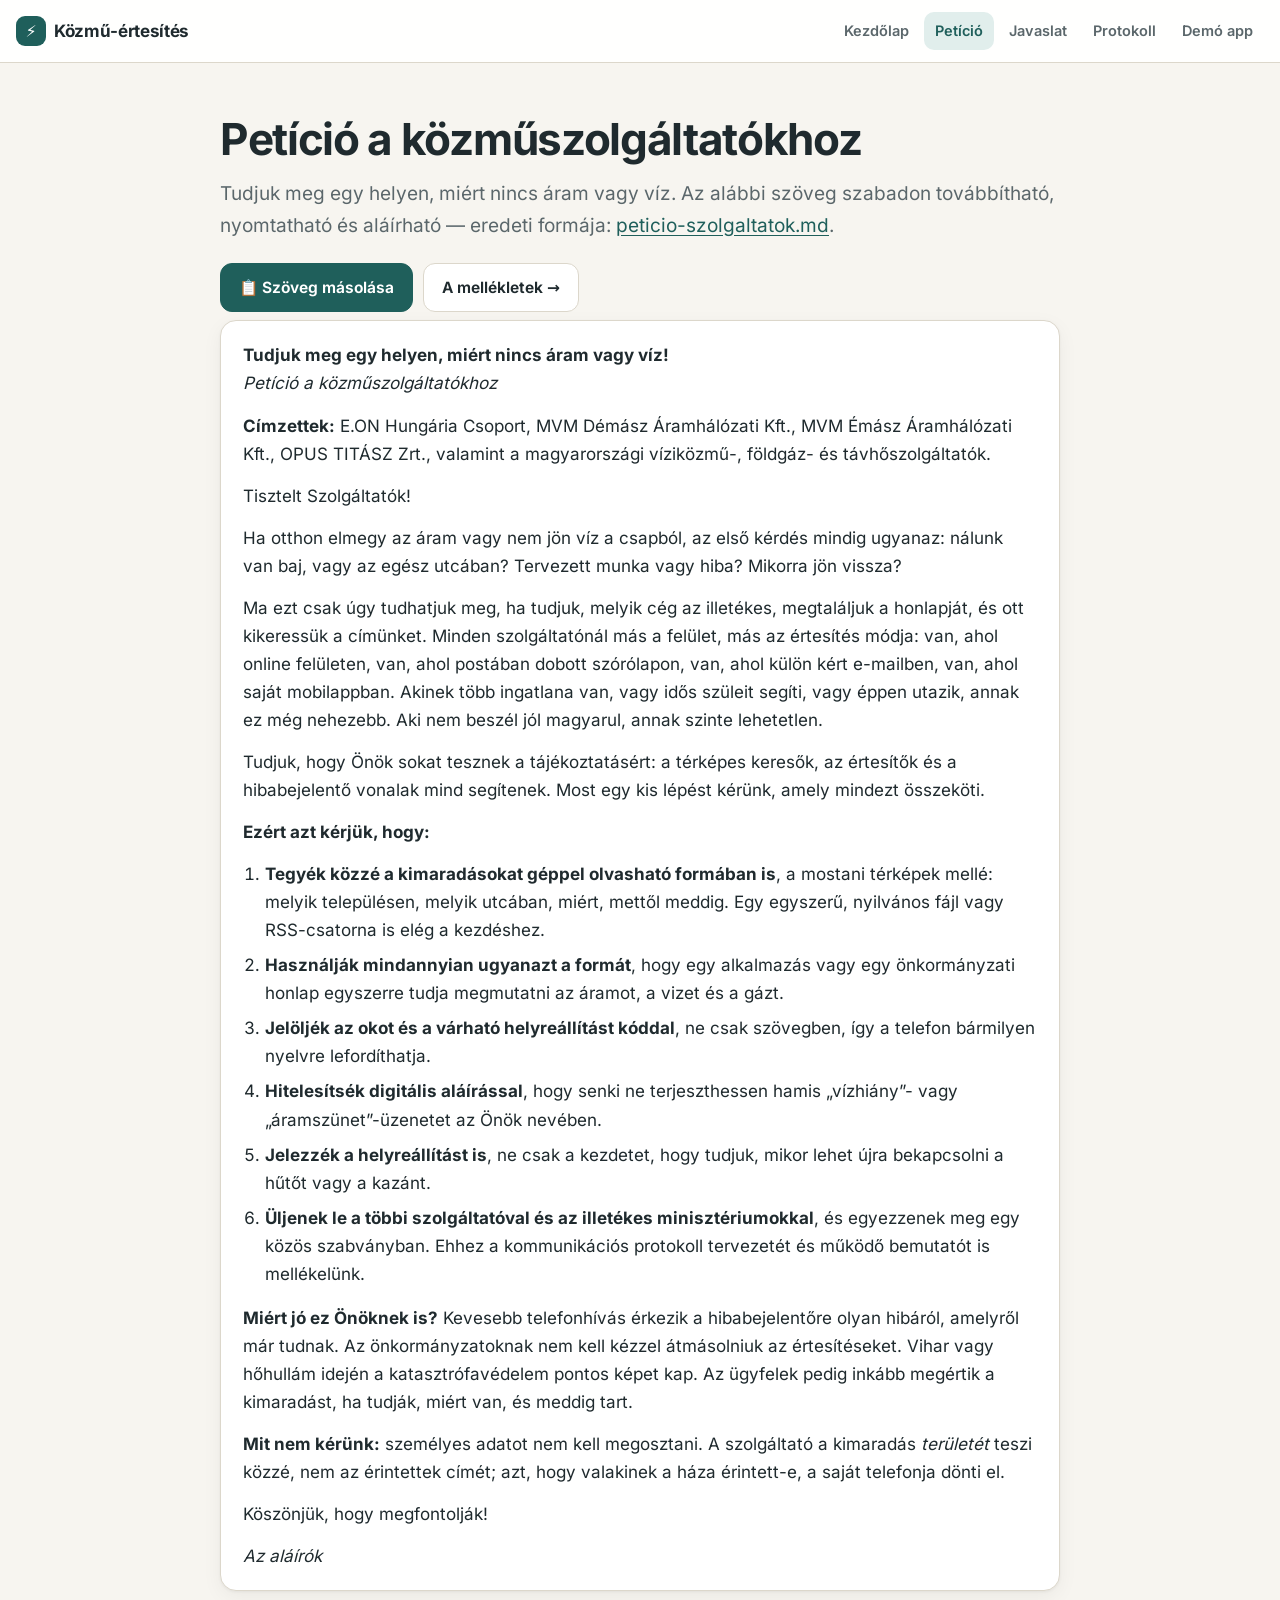
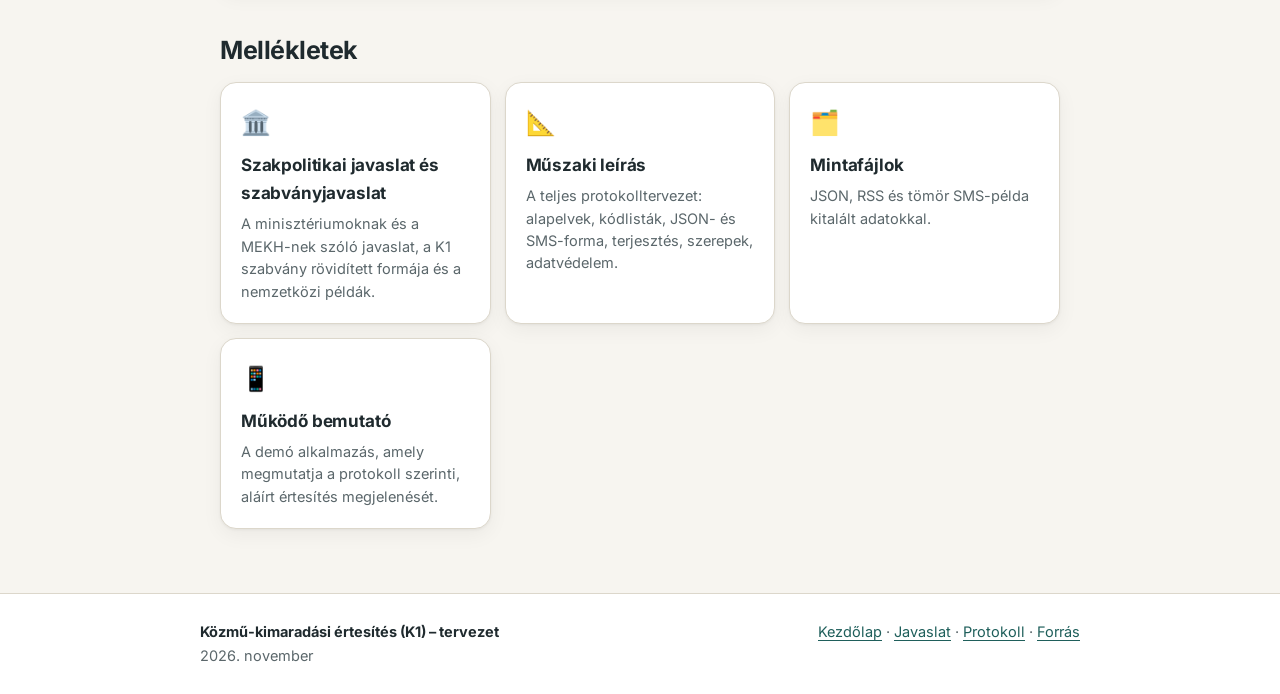
<file: peticio.html>
<!doctype html>
<html lang="hu">
<head>
<meta charset="utf-8">
<meta name="viewport" content="width=device-width, initial-scale=1">
<title>Petíció a közműszolgáltatókhoz – Közmű-kimaradási értesítés</title>
<meta name="description" content="Petíció az áram-, víz-, gáz- és távhőszolgáltatókhoz: tegyék közzé a kimaradásokat egységes, géppel olvasható, hitelesített formában.">
<meta name="theme-color" content="#f7f5f0">
<link rel="stylesheet" href="assets/fonts.css">
<link rel="stylesheet" href="assets/site.css">
</head>
<body>

<nav class="site-nav">
  <a class="brand" href="index.html"><span class="mark">⚡</span> Közmű-értesítés</a>
  <span class="links">
    <a href="index.html">Kezdőlap</a>
    <a class="on" href="peticio.html">Petíció</a>
    <a href="javaslat.html">Javaslat</a>
    <a href="szabvany.html">Protokoll</a>
    <a href="https://madcsaba.github.io/felkeszules-kezikonyv/app/">Demó app</a>
  </span>
</nav>

<main class="wrap">

  <header class="hero">
    <h1>Petíció a közműszolgáltatókhoz</h1>
    <p class="sub">Tudjuk meg egy helyen, miért nincs áram vagy víz. Az alábbi szöveg szabadon
      továbbítható, nyomtatható és aláírható — eredeti formája:
      <a href="peticio-szolgaltatok.md">peticio-szolgaltatok.md</a>.</p>
    <div class="actions">
      <button class="btn" type="button" id="copyBtn">📋 Szöveg másolása</button>
      <a class="btn ghost" href="javaslat.html">A mellékletek →</a>
    </div>
  </header>

  <div class="panel" id="petition">
    <p><strong>Tudjuk meg egy helyen, miért nincs áram vagy víz!</strong><br>
    <em>Petíció a közműszolgáltatókhoz</em></p>

    <p><strong>Címzettek:</strong> E.ON Hungária Csoport, MVM Démász Áramhálózati Kft., MVM Émász
      Áramhálózati Kft., OPUS TITÁSZ Zrt., valamint a magyarországi víziközmű-, földgáz- és
      távhőszolgáltatók.</p>

    <p>Tisztelt Szolgáltatók!</p>

    <p>Ha otthon elmegy az áram vagy nem jön víz a csapból, az első kérdés mindig ugyanaz:
      nálunk van baj, vagy az egész utcában? Tervezett munka vagy hiba? Mikorra jön vissza?</p>

    <p>Ma ezt csak úgy tudhatjuk meg, ha tudjuk, melyik cég az illetékes, megtaláljuk a honlapját,
      és ott kikeressük a címünket. Minden szolgáltatónál más a felület, más az értesítés módja:
      van, ahol online felületen, van, ahol postában dobott szórólapon, van, ahol külön kért
      e-mailben, van, ahol saját mobilappban. Akinek több ingatlana van, vagy idős szüleit segíti,
      vagy éppen utazik, annak ez még nehezebb. Aki nem beszél jól magyarul, annak szinte
      lehetetlen.</p>

    <p>Tudjuk, hogy Önök sokat tesznek a tájékoztatásért: a térképes keresők, az értesítők és a
      hibabejelentő vonalak mind segítenek. Most egy kis lépést kérünk, amely mindezt összeköti.</p>

    <p><strong>Ezért azt kérjük, hogy:</strong></p>

    <ol>
      <li><strong>Tegyék közzé a kimaradásokat géppel olvasható formában is</strong>, a mostani
        térképek mellé: melyik településen, melyik utcában, miért, mettől meddig. Egy egyszerű,
        nyilvános fájl vagy RSS-csatorna is elég a kezdéshez.</li>
      <li><strong>Használják mindannyian ugyanazt a formát</strong>, hogy egy alkalmazás vagy egy
        önkormányzati honlap egyszerre tudja megmutatni az áramot, a vizet és a gázt.</li>
      <li><strong>Jelöljék az okot és a várható helyreállítást kóddal</strong>, ne csak szövegben,
        így a telefon bármilyen nyelvre lefordíthatja.</li>
      <li><strong>Hitelesítsék digitális aláírással</strong>, hogy senki ne terjeszthessen hamis
        „vízhiány”- vagy „áramszünet”-üzenetet az Önök nevében.</li>
      <li><strong>Jelezzék a helyreállítást is</strong>, ne csak a kezdetet, hogy tudjuk, mikor
        lehet újra bekapcsolni a hűtőt vagy a kazánt.</li>
      <li><strong>Üljenek le a többi szolgáltatóval és az illetékes minisztériumokkal</strong>, és
        egyezzenek meg egy közös szabványban. Ehhez a kommunikációs protokoll tervezetét és
        működő bemutatót is
        mellékelünk.</li>
    </ol>

    <p><strong>Miért jó ez Önöknek is?</strong> Kevesebb telefonhívás érkezik a hibabejelentőre
      olyan hibáról, amelyről már tudnak. Az önkormányzatoknak nem kell kézzel átmásolniuk az
      értesítéseket. Vihar vagy hőhullám idején a katasztrófavédelem pontos képet kap. Az ügyfelek
      pedig inkább megértik a kimaradást, ha tudják, miért van, és meddig tart.</p>

    <p><strong>Mit nem kérünk:</strong> személyes adatot nem kell megosztani. A szolgáltató a
      kimaradás <em>területét</em> teszi közzé, nem az érintettek címét; azt, hogy valakinek a
      háza érintett-e, a saját telefonja dönti el.</p>

    <p>Köszönjük, hogy megfontolják!</p>

    <p><em>Az aláírók</em></p>
  </div>

  <h2>Mellékletek</h2>
  <div class="cards">
    <a class="card" href="javaslat.html"><span class="ico">🏛️</span><h3>Szakpolitikai javaslat és szabványjavaslat</h3>
      <p>A minisztériumoknak és a MEKH-nek szóló javaslat, a K1 szabvány rövidített formája és a
        nemzetközi példák.</p></a>
    <a class="card" href="szabvany.html"><span class="ico">📐</span><h3>Műszaki leírás</h3>
      <p>A teljes protokolltervezet: alapelvek, kódlisták, JSON- és SMS-forma, terjesztés,
        szerepek, adatvédelem.</p></a>
    <a class="card" href="minta/"><span class="ico">🗂️</span><h3>Mintafájlok</h3>
      <p>JSON, RSS és tömör SMS-példa kitalált adatokkal.</p></a>
    <a class="card" href="https://madcsaba.github.io/felkeszules-kezikonyv/app/"><span class="ico">📱</span><h3>Működő bemutató</h3>
      <p>A demó alkalmazás, amely megmutatja a protokoll szerinti, aláírt értesítés megjelenését.</p></a>
  </div>

</main>

<footer class="site-footer">
  <div class="inner">
    <div><strong>Közmű-kimaradási értesítés (K1) – tervezet</strong><br>2026. november</div>
    <div>
      <a href="index.html">Kezdőlap</a> ·
      <a href="javaslat.html">Javaslat</a> ·
      <a href="szabvany.html">Protokoll</a> ·
      <a href="https://github.com/madcsaba/kozmu-ertesites">Forrás</a>
    </div>
  </div>
</footer>

<script>
  document.getElementById("copyBtn").addEventListener("click", function () {
    var text = document.getElementById("petition").innerText.trim();
    var done = function () {
      var b = document.getElementById("copyBtn");
      b.textContent = "✓ Kimásolva";
      setTimeout(function () { b.textContent = "📋 Szöveg másolása"; }, 2000);
    };
    if (navigator.clipboard && navigator.clipboard.writeText) {
      navigator.clipboard.writeText(text).then(done, done);
    } else {
      var ta = document.createElement("textarea");
      ta.value = text; document.body.appendChild(ta); ta.select();
      try { document.execCommand("copy"); } catch (e) {}
      document.body.removeChild(ta); done();
    }
  });
</script>

<script data-goatcounter="https://kiazami.goatcounter.com/count" async src="https://gc.zgo.at/count.js"></script>
</body>
</html>
</file>
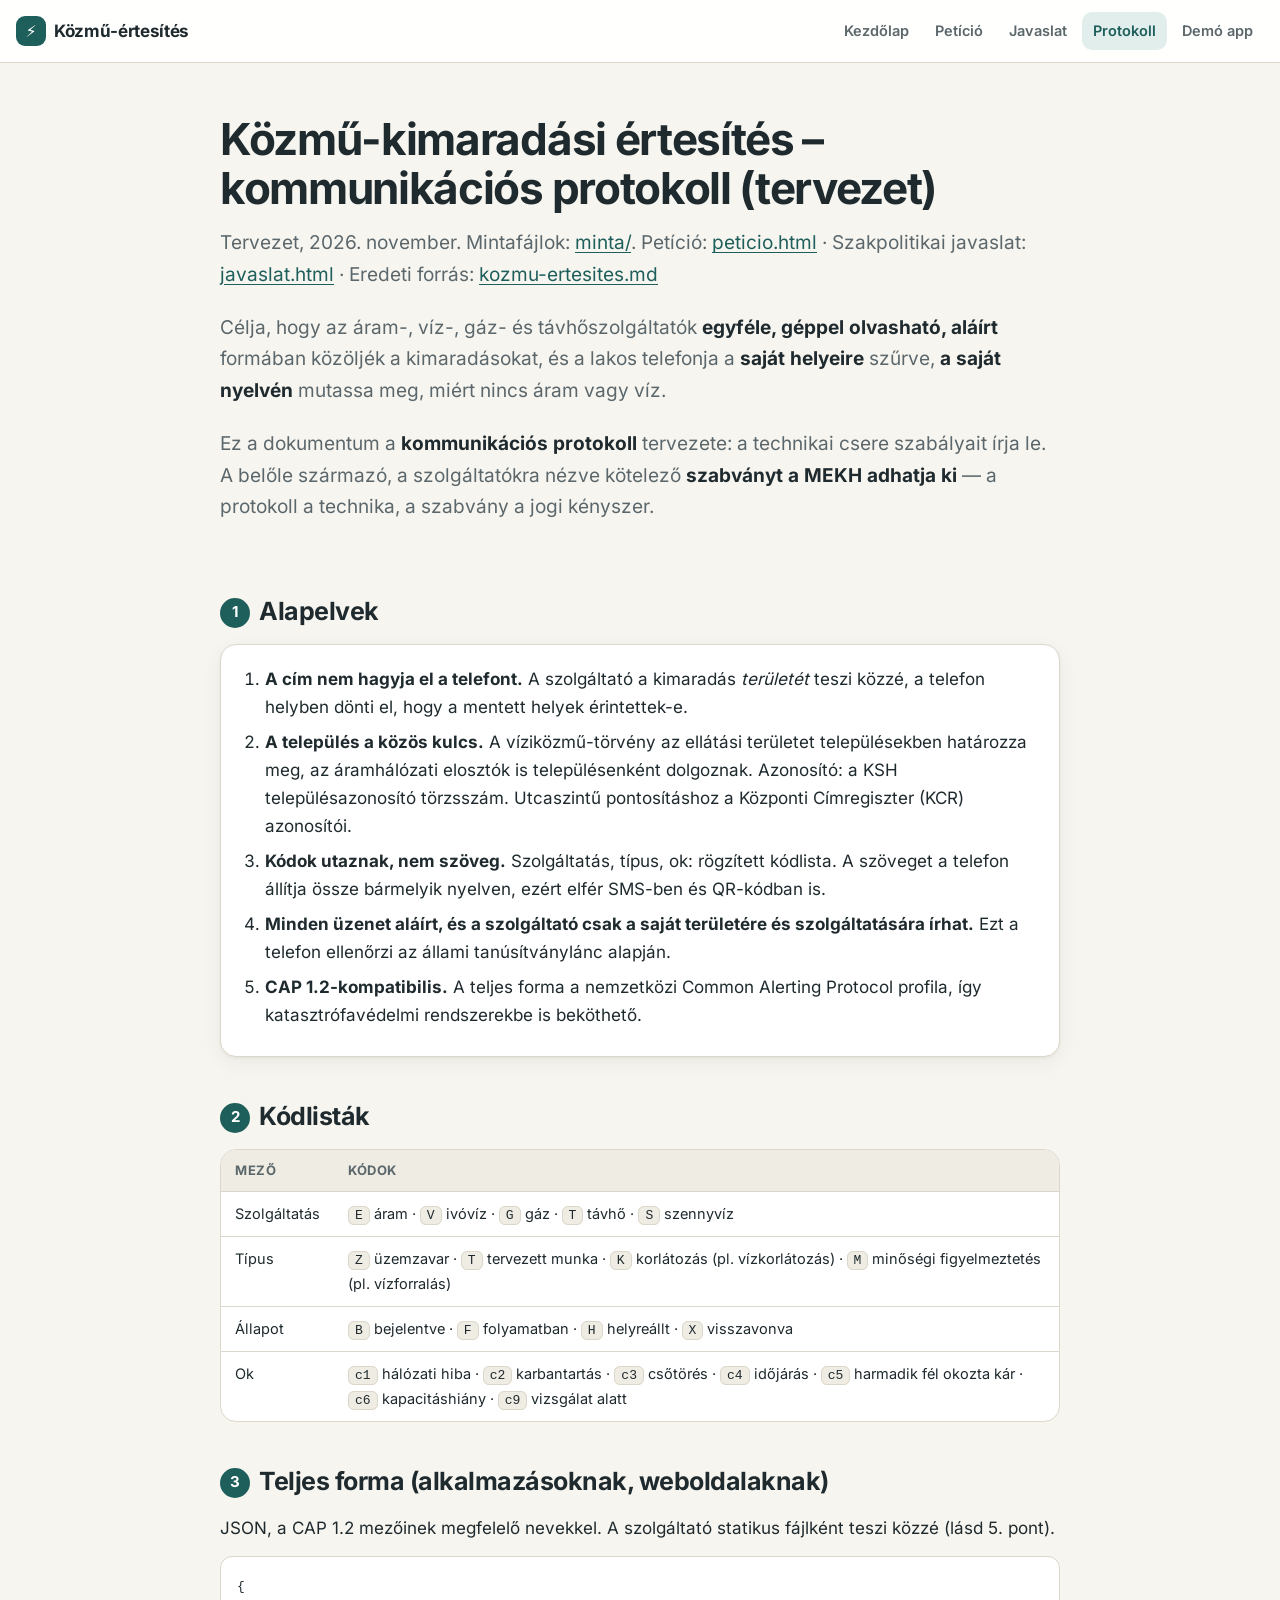
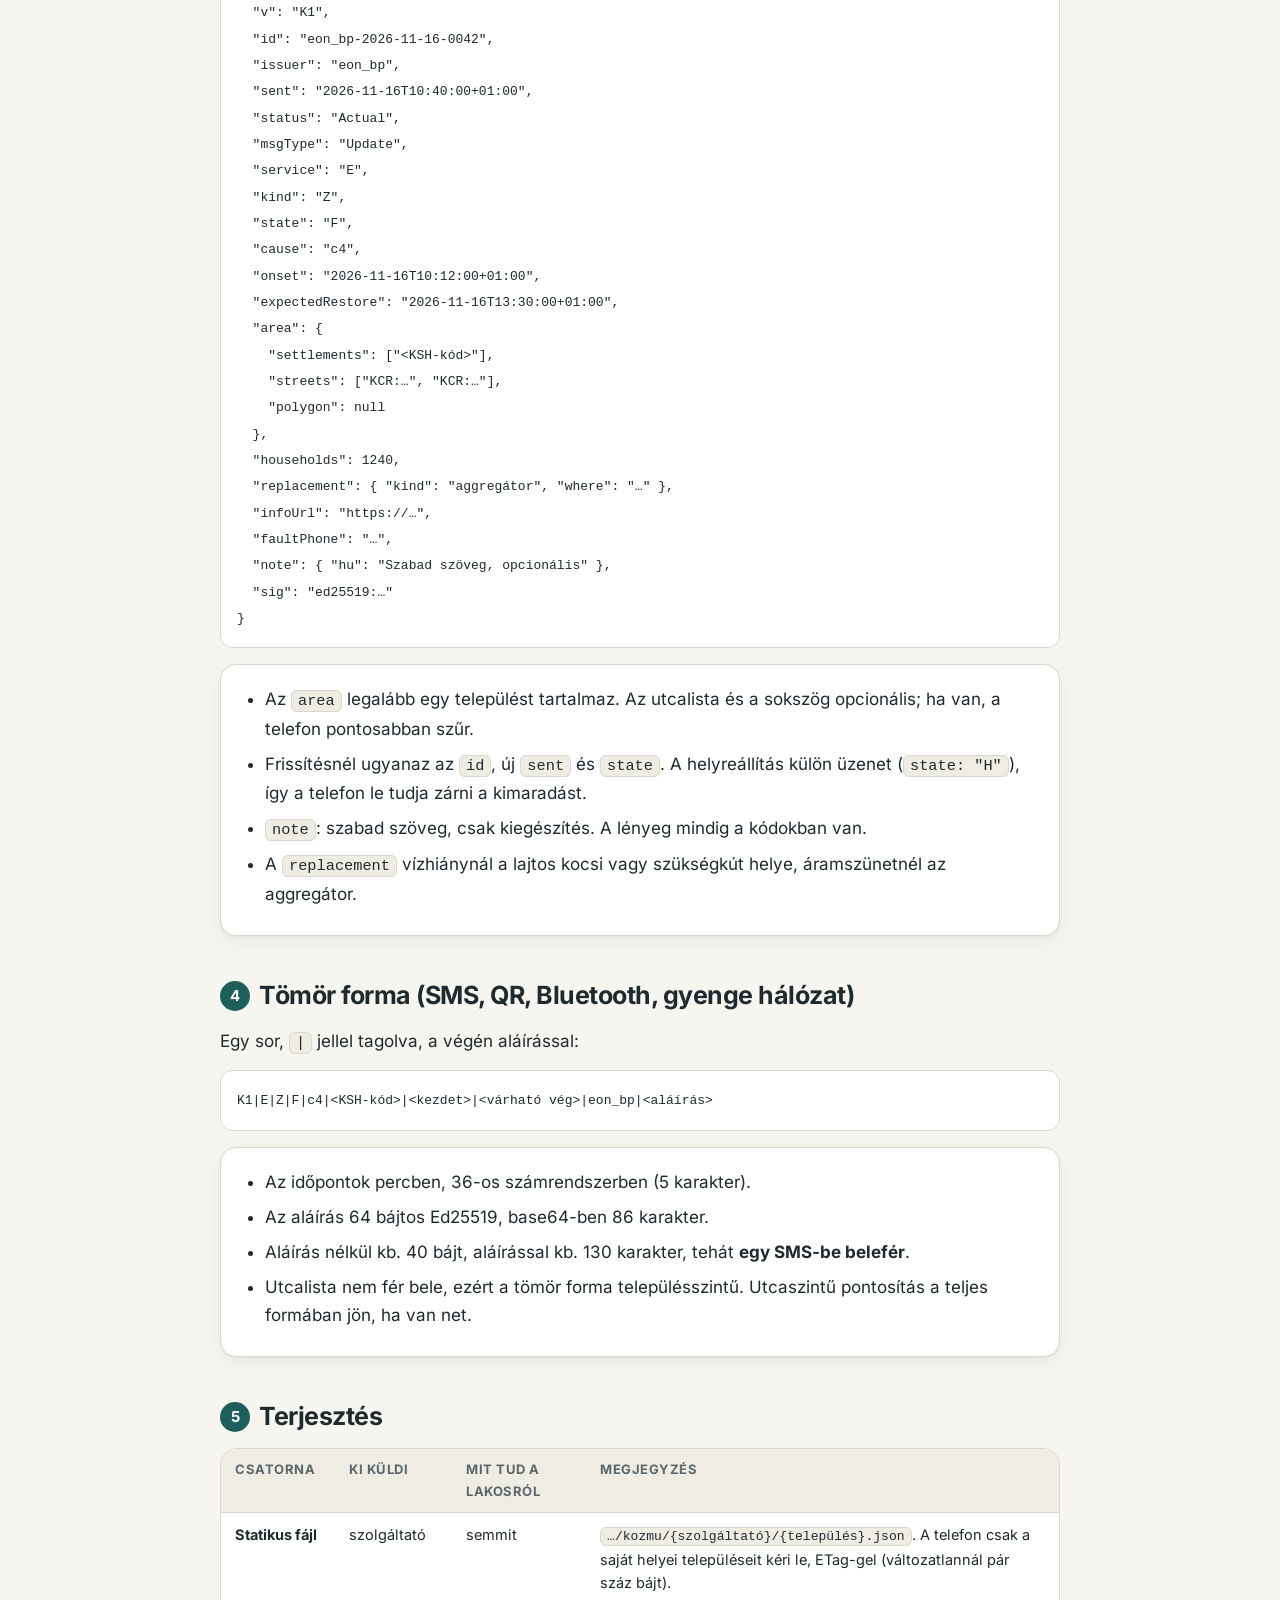
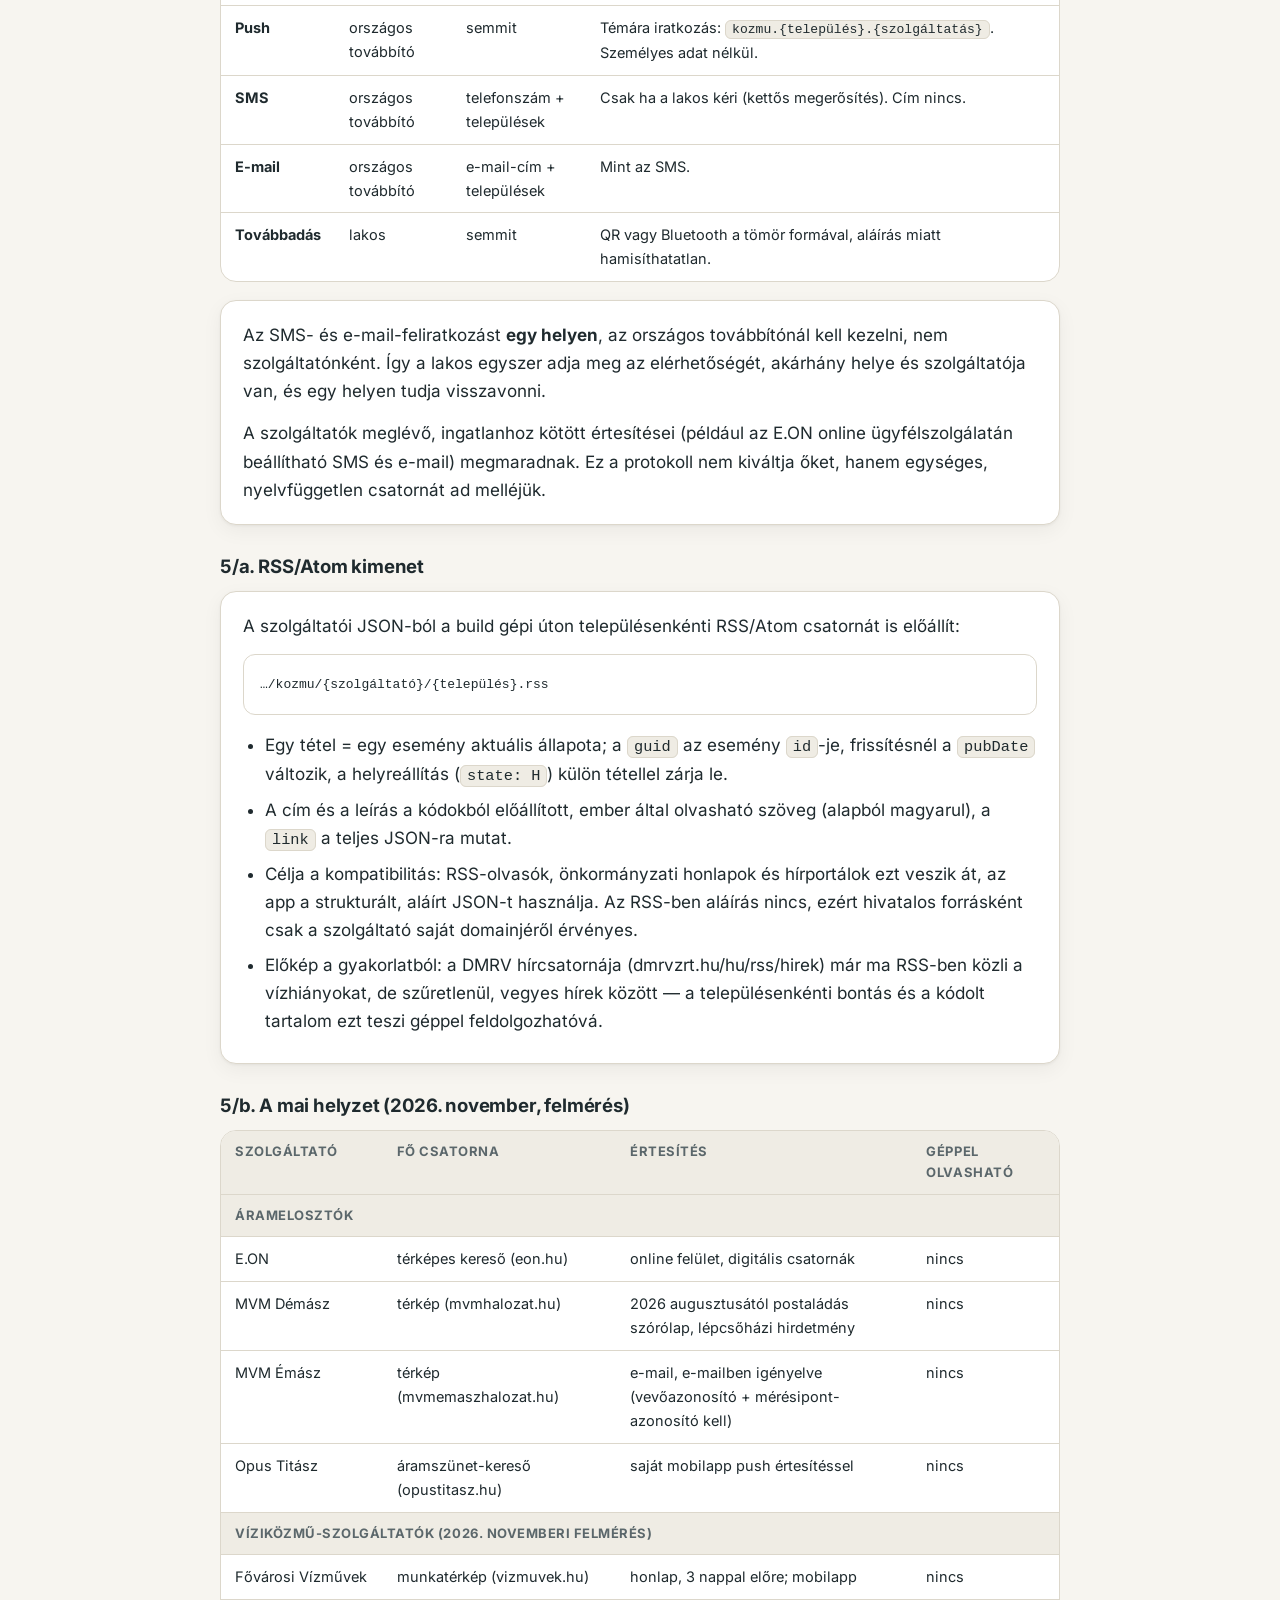
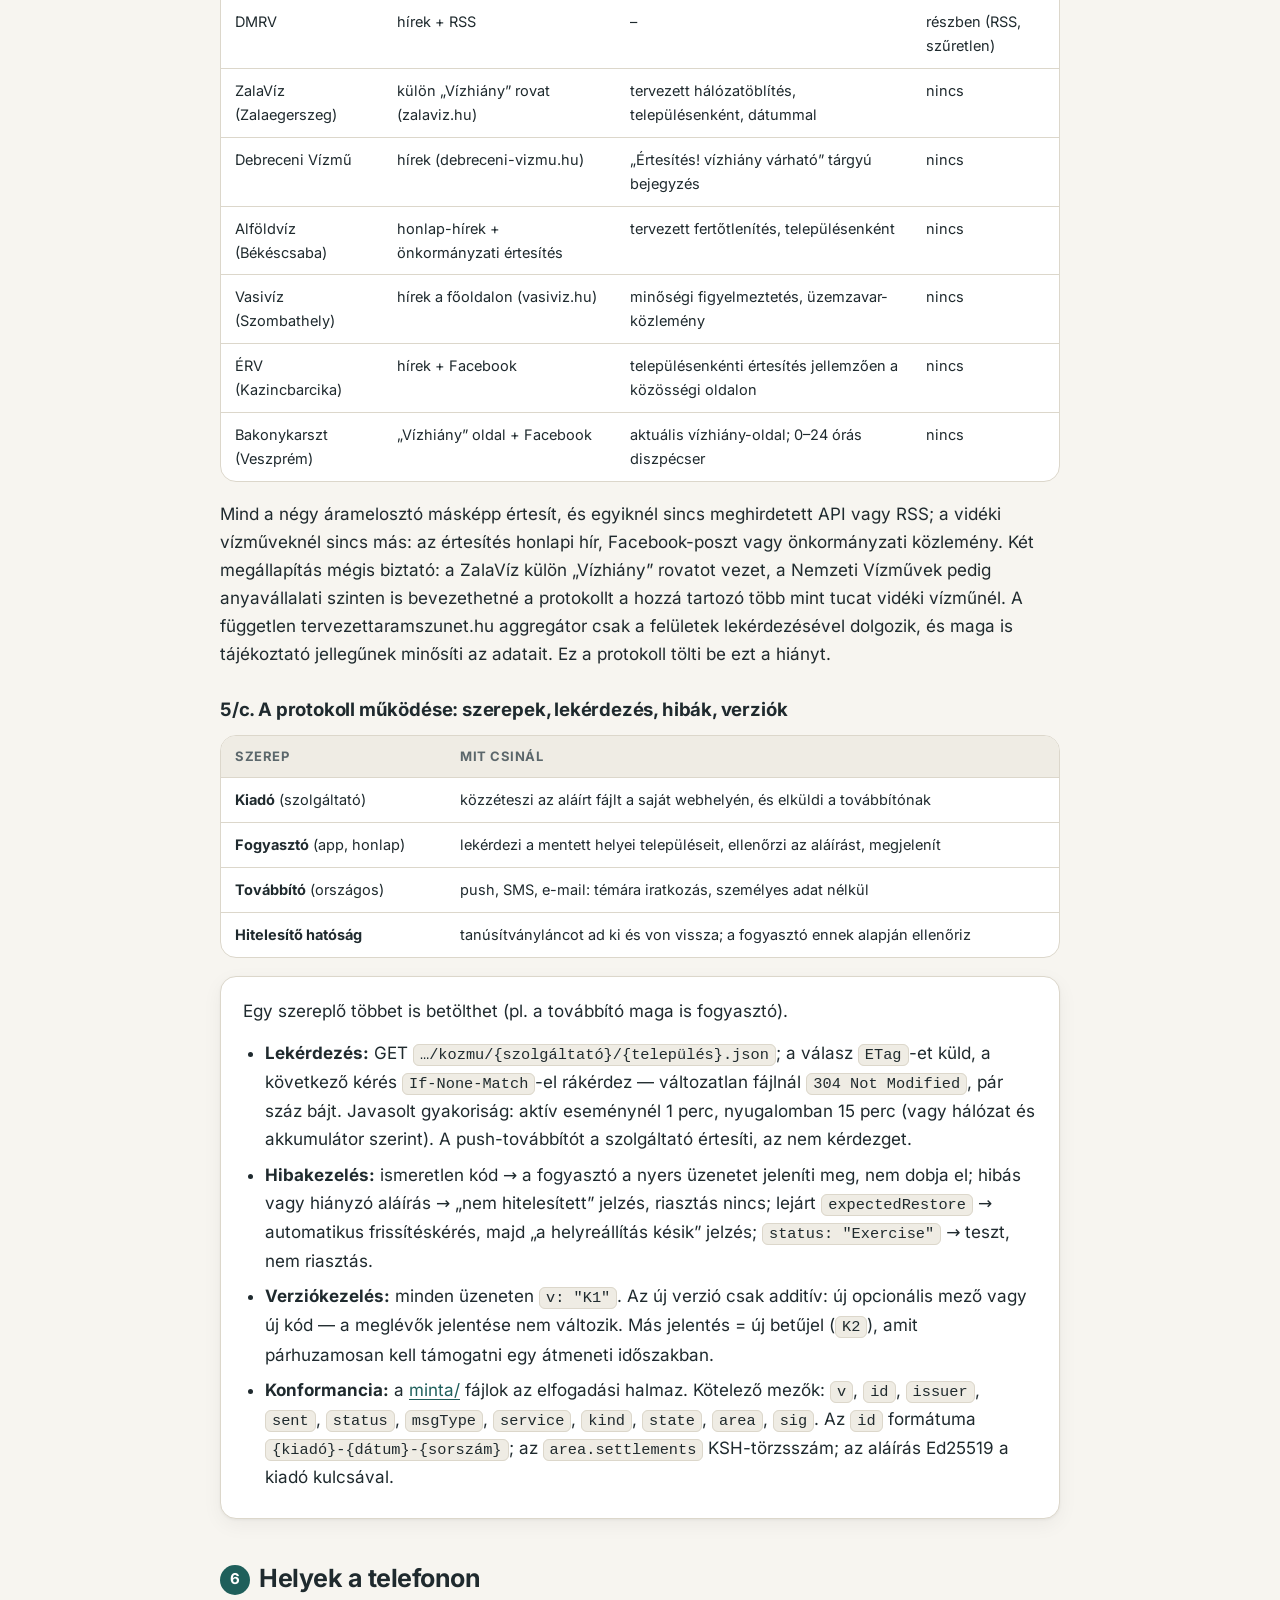
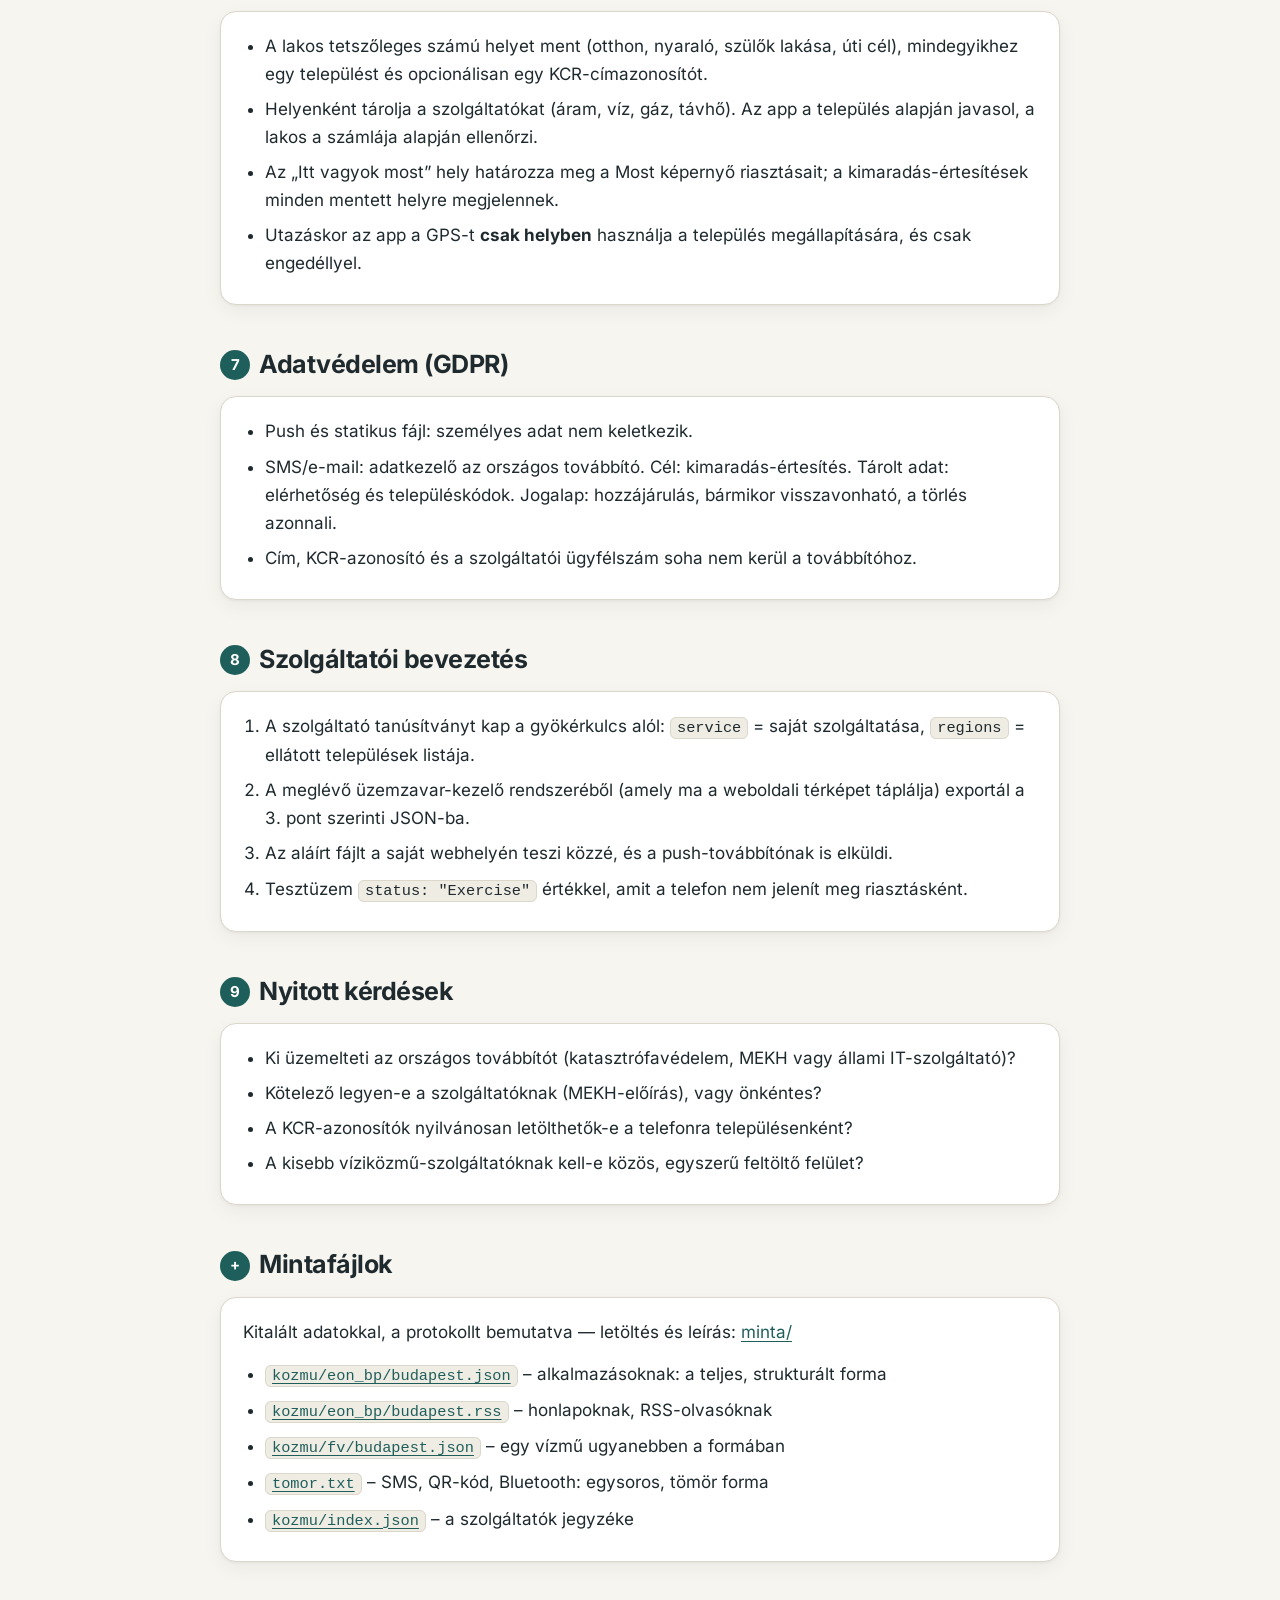
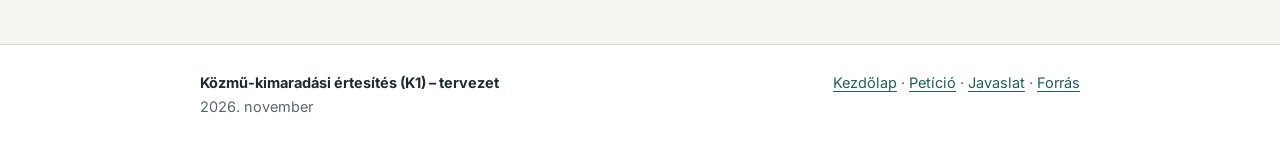
<file: szabvany.html>
<!doctype html>
<html lang="hu">
<head>
<meta charset="utf-8">
<meta name="viewport" content="width=device-width, initial-scale=1">
<title>Kommunikációs protokoll (K1) – Közmű-kimaradási értesítés</title>
<meta name="description" content="A KÖZMŰ-KIMARADÁS K1 kommunikációs protokoll tervezetének teljes műszaki leírása: alapelvek, kódlisták, JSON- és SMS-forma, terjesztés, szerepek és lekérdezés, adatvédelem, bevezetés.">
<meta name="theme-color" content="#f7f5f0">
<link rel="stylesheet" href="assets/fonts.css">
<link rel="stylesheet" href="assets/site.css">
</head>
<body>

<nav class="site-nav">
  <a class="brand" href="index.html"><span class="mark">⚡</span> Közmű-értesítés</a>
  <span class="links">
    <a href="index.html">Kezdőlap</a>
    <a href="peticio.html">Petíció</a>
    <a href="javaslat.html">Javaslat</a>
    <a class="on" href="szabvany.html">Protokoll</a>
    <a href="https://madcsaba.github.io/felkeszules-kezikonyv/app/">Demó app</a>
  </span>
</nav>

<main class="wrap">

  <header class="hero">
    <h1>Közmű-kimaradási értesítés – kommunikációs protokoll (tervezet)</h1>
    <p class="sub">Tervezet, 2026. november. Mintafájlok: <a href="minta/">minta/</a>.
      Petíció: <a href="peticio.html">peticio.html</a> · Szakpolitikai javaslat:
      <a href="javaslat.html">javaslat.html</a> · Eredeti forrás:
      <a href="kozmu-ertesites.md">kozmu-ertesites.md</a></p>
    <p class="sub">Célja, hogy az áram-, víz-, gáz- és távhőszolgáltatók <strong>egyféle, géppel
      olvasható, aláírt</strong> formában közöljék a kimaradásokat, és a lakos telefonja a
      <strong>saját helyeire</strong> szűrve, <strong>a saját nyelvén</strong> mutassa meg, miért
      nincs áram vagy víz.</p>
    <p class="sub">Ez a dokumentum a <strong>kommunikációs protokoll</strong> tervezete: a technikai
      csere szabályait írja le. A belőle származó, a szolgáltatókra nézve kötelező
      <strong>szabványt a MEKH adhatja ki</strong> — a protokoll a technika, a szabvány a jogi
      kényszer.</p>
  </header>

  <h2 id="alapelvek"><span class="num">1</span>Alapelvek</h2>
  <div class="panel">
    <ol>
      <li><strong>A cím nem hagyja el a telefont.</strong> A szolgáltató a kimaradás <em>területét</em>
        teszi közzé, a telefon helyben dönti el, hogy a mentett helyek érintettek-e.</li>
      <li><strong>A település a közös kulcs.</strong> A víziközmű-törvény az ellátási területet
        településekben határozza meg, az áramhálózati elosztók is településenként dolgoznak.
        Azonosító: a KSH településazonosító törzsszám. Utcaszintű pontosításhoz a Központi
        Címregiszter (KCR) azonosítói.</li>
      <li><strong>Kódok utaznak, nem szöveg.</strong> Szolgáltatás, típus, ok: rögzített kódlista. A
        szöveget a telefon állítja össze bármelyik nyelven, ezért elfér SMS-ben és QR-kódban is.</li>
      <li><strong>Minden üzenet aláírt, és a szolgáltató csak a saját területére és szolgáltatására
        írhat.</strong> Ezt a telefon ellenőrzi az állami tanúsítványlánc alapján.</li>
      <li><strong>CAP 1.2-kompatibilis.</strong> A teljes forma a nemzetközi Common Alerting
        Protocol profila, így katasztrófavédelmi rendszerekbe is beköthető.</li>
    </ol>
  </div>

  <h2><span class="num">2</span>Kódlisták</h2>
  <div class="tbl-wrap">
    <table>
      <thead><tr><th>Mező</th><th>Kódok</th></tr></thead>
      <tbody>
        <tr><td>Szolgáltatás</td><td><code>E</code> áram · <code>V</code> ivóvíz · <code>G</code> gáz · <code>T</code> távhő · <code>S</code> szennyvíz</td></tr>
        <tr><td>Típus</td><td><code>Z</code> üzemzavar · <code>T</code> tervezett munka · <code>K</code> korlátozás (pl. vízkorlátozás) · <code>M</code> minőségi figyelmeztetés (pl. vízforralás)</td></tr>
        <tr><td>Állapot</td><td><code>B</code> bejelentve · <code>F</code> folyamatban · <code>H</code> helyreállt · <code>X</code> visszavonva</td></tr>
        <tr><td>Ok</td><td><code>c1</code> hálózati hiba · <code>c2</code> karbantartás · <code>c3</code> csőtörés · <code>c4</code> időjárás · <code>c5</code> harmadik fél okozta kár · <code>c6</code> kapacitáshiány · <code>c9</code> vizsgálat alatt</td></tr>
      </tbody>
    </table>
  </div>

  <h2><span class="num">3</span>Teljes forma (alkalmazásoknak, weboldalaknak)</h2>
  <p>JSON, a CAP 1.2 mezőinek megfelelő nevekkel. A szolgáltató statikus fájlként teszi közzé
    (lásd 5. pont).</p>
<pre><code>{
  "v": "K1",
  "id": "eon_bp-2026-11-16-0042",
  "issuer": "eon_bp",
  "sent": "2026-11-16T10:40:00+01:00",
  "status": "Actual",
  "msgType": "Update",
  "service": "E",
  "kind": "Z",
  "state": "F",
  "cause": "c4",
  "onset": "2026-11-16T10:12:00+01:00",
  "expectedRestore": "2026-11-16T13:30:00+01:00",
  "area": {
    "settlements": ["&lt;KSH-kód&gt;"],
    "streets": ["KCR:…", "KCR:…"],
    "polygon": null
  },
  "households": 1240,
  "replacement": { "kind": "aggregátor", "where": "…" },
  "infoUrl": "https://…",
  "faultPhone": "…",
  "note": { "hu": "Szabad szöveg, opcionális" },
  "sig": "ed25519:…"
}</code></pre>
  <div class="panel">
    <ul>
      <li>Az <code>area</code> legalább egy települést tartalmaz. Az utcalista és a sokszög
        opcionális; ha van, a telefon pontosabban szűr.</li>
      <li>Frissítésnél ugyanaz az <code>id</code>, új <code>sent</code> és <code>state</code>. A
        helyreállítás külön üzenet (<code>state: "H"</code>), így a telefon le tudja zárni a
        kimaradást.</li>
      <li><code>note</code>: szabad szöveg, csak kiegészítés. A lényeg mindig a kódokban van.</li>
      <li>A <code>replacement</code> vízhiánynál a lajtos kocsi vagy szükségkút helye,
        áramszünetnél az aggregátor.</li>
    </ul>
  </div>

  <h2><span class="num">4</span>Tömör forma (SMS, QR, Bluetooth, gyenge hálózat)</h2>
  <p>Egy sor, <code>|</code> jellel tagolva, a végén aláírással:</p>
<pre><code>K1|E|Z|F|c4|&lt;KSH-kód&gt;|&lt;kezdet&gt;|&lt;várható vég&gt;|eon_bp|&lt;aláírás&gt;</code></pre>
  <div class="panel">
    <ul>
      <li>Az időpontok percben, 36-os számrendszerben (5 karakter).</li>
      <li>Az aláírás 64 bájtos Ed25519, base64-ben 86 karakter.</li>
      <li>Aláírás nélkül kb. 40 bájt, aláírással kb. 130 karakter, tehát <strong>egy SMS-be
        belefér</strong>.</li>
      <li>Utcalista nem fér bele, ezért a tömör forma településszintű. Utcaszintű pontosítás a
        teljes formában jön, ha van net.</li>
    </ul>
  </div>

  <h2><span class="num">5</span>Terjesztés</h2>
  <div class="tbl-wrap">
    <table>
      <thead><tr><th>Csatorna</th><th>Ki küldi</th><th>Mit tud a lakosról</th><th>Megjegyzés</th></tr></thead>
      <tbody>
        <tr><td><strong>Statikus fájl</strong></td><td>szolgáltató</td><td>semmit</td><td><code>…/kozmu/{szolgáltató}/{település}.json</code>. A telefon csak a saját helyei településeit kéri le, ETag-gel (változatlannál pár száz bájt).</td></tr>
        <tr><td><strong>Push</strong></td><td>országos továbbító</td><td>semmit</td><td>Témára iratkozás: <code>kozmu.{település}.{szolgáltatás}</code>. Személyes adat nélkül.</td></tr>
        <tr><td><strong>SMS</strong></td><td>országos továbbító</td><td>telefonszám + települések</td><td>Csak ha a lakos kéri (kettős megerősítés). Cím nincs.</td></tr>
        <tr><td><strong>E-mail</strong></td><td>országos továbbító</td><td>e-mail-cím + települések</td><td>Mint az SMS.</td></tr>
        <tr><td><strong>Továbbadás</strong></td><td>lakos</td><td>semmit</td><td>QR vagy Bluetooth a tömör formával, aláírás miatt hamisíthatatlan.</td></tr>
      </tbody>
    </table>
  </div>
  <div class="panel">
    <p>Az SMS- és e-mail-feliratkozást <strong>egy helyen</strong>, az országos továbbítónál kell
      kezelni, nem szolgáltatónként. Így a lakos egyszer adja meg az elérhetőségét, akárhány helye
      és szolgáltatója van, és egy helyen tudja visszavonni.</p>
    <p>A szolgáltatók meglévő, ingatlanhoz kötött értesítései (például az E.ON online
      ügyfélszolgálatán beállítható SMS és e-mail) megmaradnak. Ez a protokoll nem kiváltja őket,
      hanem egységes, nyelvfüggetlen csatornát ad melléjük.</p>
  </div>

  <h3>5/a. RSS/Atom kimenet</h3>
  <div class="panel">
    <p>A szolgáltatói JSON-ból a build gépi úton településenkénti RSS/Atom csatornát is előállít:</p>
<pre><code>…/kozmu/{szolgáltató}/{település}.rss</code></pre>
    <ul>
      <li>Egy tétel = egy esemény aktuális állapota; a <code>guid</code> az esemény <code>id</code>-je,
        frissítésnél a <code>pubDate</code> változik, a helyreállítás (<code>state: H</code>) külön
        tétellel zárja le.</li>
      <li>A cím és a leírás a kódokból előállított, ember által olvasható szöveg (alapból magyarul),
        a <code>link</code> a teljes JSON-ra mutat.</li>
      <li>Célja a kompatibilitás: RSS-olvasók, önkormányzati honlapok és hírportálok ezt veszik át,
        az app a strukturált, aláírt JSON-t használja. Az RSS-ben aláírás nincs, ezért hivatalos
        forrásként csak a szolgáltató saját domainjéről érvényes.</li>
      <li>Előkép a gyakorlatból: a DMRV hírcsatornája (dmrvzrt.hu/hu/rss/hirek) már ma RSS-ben
        közli a vízhiányokat, de szűretlenül, vegyes hírek között — a településenkénti bontás és a
        kódolt tartalom ezt teszi géppel feldolgozhatóvá.</li>
    </ul>
  </div>

  <h3 id="helyzet">5/b. A mai helyzet (2026. november, felmérés)</h3>
  <div class="tbl-wrap">
    <table>
      <thead><tr><th>Szolgáltató</th><th>Fő csatorna</th><th>Értesítés</th><th>Géppel olvasható</th></tr></thead>
      <tbody>
        <tr><th colspan="4" scope="colgroup">Áramelosztók</th></tr>
        <tr><td>E.ON</td><td>térképes kereső (eon.hu)</td><td>online felület, digitális csatornák</td><td>nincs</td></tr>
        <tr><td>MVM Démász</td><td>térkép (mvmhalozat.hu)</td><td>2026 augusztusától postaládás szórólap, lépcsőházi hirdetmény</td><td>nincs</td></tr>
        <tr><td>MVM Émász</td><td>térkép (mvmemaszhalozat.hu)</td><td>e-mail, e-mailben igényelve (vevőazonosító + mérésipont-azonosító kell)</td><td>nincs</td></tr>
        <tr><td>Opus Titász</td><td>áramszünet-kereső (opustitasz.hu)</td><td>saját mobilapp push értesítéssel</td><td>nincs</td></tr>
        <tr><th colspan="4" scope="colgroup">Víziközmű-szolgáltatók (2026. novemberi felmérés)</th></tr>
        <tr><td>Fővárosi Vízművek</td><td>munkatérkép (vizmuvek.hu)</td><td>honlap, 3 nappal előre; mobilapp</td><td>nincs</td></tr>
        <tr><td>DMRV</td><td>hírek + RSS</td><td>–</td><td>részben (RSS, szűretlen)</td></tr>
        <tr><td>ZalaVíz (Zalaegerszeg)</td><td>külön „Vízhiány” rovat (zalaviz.hu)</td><td>tervezett hálózatöblítés, településenként, dátummal</td><td>nincs</td></tr>
        <tr><td>Debreceni Vízmű</td><td>hírek (debreceni-vizmu.hu)</td><td>„Értesítés! vízhiány várható” tárgyú bejegyzés</td><td>nincs</td></tr>
        <tr><td>Alföldvíz (Békéscsaba)</td><td>honlap-hírek + önkormányzati értesítés</td><td>tervezett fertőtlenítés, településenként</td><td>nincs</td></tr>
        <tr><td>Vasivíz (Szombathely)</td><td>hírek a főoldalon (vasiviz.hu)</td><td>minőségi figyelmeztetés, üzemzavar-közlemény</td><td>nincs</td></tr>
        <tr><td>ÉRV (Kazincbarcika)</td><td>hírek + Facebook</td><td>településenkénti értesítés jellemzően a közösségi oldalon</td><td>nincs</td></tr>
        <tr><td>Bakonykarszt (Veszprém)</td><td>„Vízhiány” oldal + Facebook</td><td>aktuális vízhiány-oldal; 0–24 órás diszpécser</td><td>nincs</td></tr>
      </tbody>
    </table>
  </div>
  <p>Mind a négy áramelosztó másképp értesít, és egyiknél sincs meghirdetett API vagy RSS; a
    vidéki vízműveknél sincs más: az értesítés honlapi hír, Facebook-poszt vagy önkormányzati
    közlemény. Két megállapítás mégis biztató: a ZalaVíz külön „Vízhiány” rovatot vezet, a
    Nemzeti Vízművek pedig anyavállalati szinten is bevezethetné a protokollt a hozzá tartozó
    több mint tucat vidéki vízműnél. A független tervezettaramszunet.hu aggregátor csak a
    felületek lekérdezésével dolgozik, és maga is tájékoztató jellegűnek minősíti az adatait.
    Ez a protokoll tölti be ezt a hiányt.</p>

  <h3>5/c. A protokoll működése: szerepek, lekérdezés, hibák, verziók</h3>
  <div class="tbl-wrap">
    <table>
      <thead><tr><th>Szerep</th><th>Mit csinál</th></tr></thead>
      <tbody>
        <tr><td><strong>Kiadó</strong> (szolgáltató)</td><td>közzéteszi az aláírt fájlt a saját webhelyén, és elküldi a továbbítónak</td></tr>
        <tr><td><strong>Fogyasztó</strong> (app, honlap)</td><td>lekérdezi a mentett helyei településeit, ellenőrzi az aláírást, megjelenít</td></tr>
        <tr><td><strong>Továbbító</strong> (országos)</td><td>push, SMS, e-mail: témára iratkozás, személyes adat nélkül</td></tr>
        <tr><td><strong>Hitelesítő hatóság</strong></td><td>tanúsítványláncot ad ki és von vissza; a fogyasztó ennek alapján ellenőriz</td></tr>
      </tbody>
    </table>
  </div>
  <div class="panel">
    <p>Egy szereplő többet is betölthet (pl. a továbbító maga is fogyasztó).</p>
    <ul>
      <li><strong>Lekérdezés:</strong> GET <code>…/kozmu/{szolgáltató}/{település}.json</code>; a
        válasz <code>ETag</code>-et küld, a következő kérés <code>If-None-Match</code>-el rákérdez —
        változatlan fájlnál <code>304 Not Modified</code>, pár száz bájt. Javasolt gyakoriság: aktív
        eseménynél 1 perc, nyugalomban 15 perc (vagy hálózat és akkumulátor szerint). A
        push-továbbítót a szolgáltató értesíti, az nem kérdezget.</li>
      <li><strong>Hibakezelés:</strong> ismeretlen kód → a fogyasztó a nyers üzenetet jeleníti meg,
        nem dobja el; hibás vagy hiányzó aláírás → „nem hitelesített” jelzés, riasztás nincs; lejárt
        <code>expectedRestore</code> → automatikus frissítéskérés, majd „a helyreállítás késik”
        jelzés; <code>status: "Exercise"</code> → teszt, nem riasztás.</li>
      <li><strong>Verziókezelés:</strong> minden üzeneten <code>v: "K1"</code>. Az új verzió csak
        additív: új opcionális mező vagy új kód — a meglévők jelentése nem változik. Más jelentés =
        új betűjel (<code>K2</code>), amit párhuzamosan kell támogatni egy átmeneti időszakban.</li>
      <li><strong>Konformancia:</strong> a <a href="minta/">minta/</a> fájlok az elfogadási halmaz.
        Kötelező mezők: <code>v</code>, <code>id</code>, <code>issuer</code>, <code>sent</code>,
        <code>status</code>, <code>msgType</code>, <code>service</code>, <code>kind</code>,
        <code>state</code>, <code>area</code>, <code>sig</code>. Az <code>id</code> formátuma
        <code>{kiadó}-{dátum}-{sorszám}</code>; az <code>area.settlements</code> KSH-törzsszám; az
        aláírás Ed25519 a kiadó kulcsával.</li>
    </ul>
  </div>

  <h2><span class="num">6</span>Helyek a telefonon</h2>
  <div class="panel">
    <ul>
      <li>A lakos tetszőleges számú helyet ment (otthon, nyaraló, szülők lakása, úti cél), mindegyikhez
        egy települést és opcionálisan egy KCR-címazonosítót.</li>
      <li>Helyenként tárolja a szolgáltatókat (áram, víz, gáz, távhő). Az app a település alapján
        javasol, a lakos a számlája alapján ellenőrzi.</li>
      <li>Az „Itt vagyok most” hely határozza meg a Most képernyő riasztásait; a
        kimaradás-értesítések minden mentett helyre megjelennek.</li>
      <li>Utazáskor az app a GPS-t <strong>csak helyben</strong> használja a település
        megállapítására, és csak engedéllyel.</li>
    </ul>
  </div>

  <h2><span class="num">7</span>Adatvédelem (GDPR)</h2>
  <div class="panel">
    <ul>
      <li>Push és statikus fájl: személyes adat nem keletkezik.</li>
      <li>SMS/e-mail: adatkezelő az országos továbbító. Cél: kimaradás-értesítés. Tárolt adat:
        elérhetőség és településkódok. Jogalap: hozzájárulás, bármikor visszavonható, a törlés
        azonnali.</li>
      <li>Cím, KCR-azonosító és a szolgáltatói ügyfélszám soha nem kerül a továbbítóhoz.</li>
    </ul>
  </div>

  <h2><span class="num">8</span>Szolgáltatói bevezetés</h2>
  <div class="panel">
    <ol>
      <li>A szolgáltató tanúsítványt kap a gyökérkulcs alól: <code>service</code> = saját
        szolgáltatása, <code>regions</code> = ellátott települések listája.</li>
      <li>A meglévő üzemzavar-kezelő rendszeréből (amely ma a weboldali térképet táplálja)
        exportál a 3. pont szerinti JSON-ba.</li>
      <li>Az aláírt fájlt a saját webhelyén teszi közzé, és a push-továbbítónak is elküldi.</li>
      <li>Tesztüzem <code>status: "Exercise"</code> értékkel, amit a telefon nem jelenít meg
        riasztásként.</li>
    </ol>
  </div>

  <h2><span class="num">9</span>Nyitott kérdések</h2>
  <div class="panel">
    <ul>
      <li>Ki üzemelteti az országos továbbítót (katasztrófavédelem, MEKH vagy állami
        IT-szolgáltató)?</li>
      <li>Kötelező legyen-e a szolgáltatóknak (MEKH-előírás), vagy önkéntes?</li>
      <li>A KCR-azonosítók nyilvánosan letölthetők-e a telefonra településenként?</li>
      <li>A kisebb víziközmű-szolgáltatóknak kell-e közös, egyszerű feltöltő felület?</li>
    </ul>
  </div>

  <h2><span class="num">+</span>Mintafájlok</h2>
  <div class="panel">
    <p>Kitalált adatokkal, a protokollt bemutatva — letöltés és leírás:
      <a href="minta/">minta/</a></p>
    <ul>
      <li><a href="minta/kozmu/eon_bp/budapest.json"><code>kozmu/eon_bp/budapest.json</code></a> –
        alkalmazásoknak: a teljes, strukturált forma</li>
      <li><a href="minta/kozmu/eon_bp/budapest.rss"><code>kozmu/eon_bp/budapest.rss</code></a> –
        honlapoknak, RSS-olvasóknak</li>
      <li><a href="minta/kozmu/fv/budapest.json"><code>kozmu/fv/budapest.json</code></a> – egy vízmű
        ugyanebben a formában</li>
      <li><a href="minta/tomor.txt"><code>tomor.txt</code></a> – SMS, QR-kód, Bluetooth: egysoros,
        tömör forma</li>
      <li><a href="minta/kozmu/index.json"><code>kozmu/index.json</code></a> – a szolgáltatók
        jegyzéke</li>
    </ul>
  </div>

</main>

<footer class="site-footer">
  <div class="inner">
    <div><strong>Közmű-kimaradási értesítés (K1) – tervezet</strong><br>2026. november</div>
    <div>
      <a href="index.html">Kezdőlap</a> ·
      <a href="peticio.html">Petíció</a> ·
      <a href="javaslat.html">Javaslat</a> ·
      <a href="https://github.com/madcsaba/kozmu-ertesites">Forrás</a>
    </div>
  </div>
</footer>

<script data-goatcounter="https://kiazami.goatcounter.com/count" async src="https://gc.zgo.at/count.js"></script>
</body>
</html>
</file>
<file: assets/fonts.css>
/* Local variable fonts: available offline, including Hungarian accents. */
@font-face {
  font-family: Inter;
  font-style: normal;
  font-weight: 100 900;
  font-display: swap;
  src: url("fonts/inter-latin-ext-wght-normal.woff2") format("woff2");
  unicode-range: U+0100-02BA,U+02BD-02C5,U+02C7-02CC,U+02CE-02D7,U+02DD-02FF,U+0304,U+0308,U+0329,U+1D00-1DBF,U+1E00-1E9F,U+1EF2-1EFF,U+2020,U+20A0-20AB,U+20AD-20C0,U+2113,U+2C60-2C7F,U+A720-A7FF;
}
@font-face {
  font-family: Inter;
  font-style: normal;
  font-weight: 100 900;
  font-display: swap;
  src: url("fonts/inter-latin-wght-normal.woff2") format("woff2");
  unicode-range: U+0000-00FF,U+0131,U+0152-0153,U+02BB-02BC,U+02C6,U+02DA,U+02DC,U+0304,U+0308,U+0329,U+2000-206F,U+2074,U+20AC,U+2122,U+2191,U+2193,U+2212,U+2215,U+FEFF,U+FFFD;
}
</file>
<file: assets/site.css>
/* Közmű-kimaradási értesítés – önálló oldal (a felkészülési kézikönyv stílusával) */

:root {
  --bg: #f7f5f0;
  --surface: #ffffff;
  --surface-2: #efece4;
  --text: #1f2a2e;
  --muted: #5b676b;
  --border: #dcd7cb;
  --primary: #1f5f5b;
  --primary-ink: #ffffff;
  --primary-soft: #e1eeec;
  --accent: #b5651d;
  --accent-soft: #fbeedd;
  --danger: #a33a2c;
  --danger-soft: #f8e4e0;
  --shadow: 0 1px 3px rgba(0, 0, 0, .05), 0 6px 20px rgba(0, 0, 0, .05);
  --radius: 16px;
  --mono: ui-monospace, SFMono-Regular, Menlo, Consolas, "Liberation Mono", monospace;
  --font: Inter, system-ui, -apple-system, "Segoe UI", Roboto, Arial, sans-serif;
  color-scheme: light;
}

/* A téma mindig világos: a sötét rendszergépi beállítást nem követjük. */
:root { color-scheme: light; }

* { box-sizing: border-box; }

body {
  margin: 0;
  background: var(--bg);
  color: var(--text);
  font-family: var(--font);
  font-size: 17px;
  line-height: 1.65;
  -webkit-text-size-adjust: 100%;
}

a { color: var(--primary); text-underline-offset: 3px; }
a:hover { color: var(--accent); }

/* ---------- fejléc ---------- */
.site-nav {
  position: sticky;
  top: 0;
  z-index: 10;
  display: flex;
  align-items: center;
  gap: 14px;
  flex-wrap: wrap;
  padding: 12px max(16px, env(safe-area-inset-left));
  background: color-mix(in srgb, var(--surface) 92%, transparent);
  backdrop-filter: blur(8px);
  border-bottom: 1px solid var(--border);
}
.brand {
  display: inline-flex;
  align-items: center;
  gap: 8px;
  font-weight: 700;
  letter-spacing: -.02em;
  color: var(--text);
  text-decoration: none;
}
.brand .mark {
  display: inline-grid;
  place-items: center;
  width: 30px;
  height: 30px;
  border-radius: 9px;
  background: var(--primary);
  color: var(--primary-ink);
  font-size: 16px;
}
.site-nav .links {
  display: flex;
  gap: 4px;
  flex-wrap: wrap;
  margin-left: auto;
}
.site-nav .links a {
  padding: 7px 11px;
  border-radius: 10px;
  text-decoration: none;
  font-size: 14.5px;
  font-weight: 600;
  color: var(--muted);
}
.site-nav .links a:hover { background: var(--surface-2); color: var(--text); }
.site-nav .links a.on { background: var(--primary-soft); color: var(--primary); }

/* ---------- elrendezés ---------- */
.wrap { max-width: 880px; margin: 0 auto; padding: 0 20px 64px; }

.hero { padding: 52px 0 8px; }
.hero h1 {
  margin: 0 0 14px;
  font-size: clamp(30px, 5.4vw, 44px);
  line-height: 1.12;
  letter-spacing: -.03em;
  text-wrap: balance;
}
.hero .sub { margin: 0 0 22px; font-size: 19px; color: var(--muted); text-wrap: pretty; }
.hero .sub.lead {
  font-size: clamp(20px, 3vw, 24px);
  font-weight: 650;
  letter-spacing: -.02em;
  color: var(--text);
  text-wrap: balance;
}
.hero .sub.small { font-size: 16.5px; margin-bottom: 22px; }
.hero .actions { display: flex; gap: 10px; flex-wrap: wrap; }

h2 {
  margin: 44px 0 16px;
  font-size: 25px;
  letter-spacing: -.02em;
  line-height: 1.25;
}
h3 { margin: 26px 0 10px; font-size: 18.5px; letter-spacing: -.01em; }
h2 .num {
  display: inline-grid;
  place-items: center;
  width: 30px;
  height: 30px;
  margin-right: 9px;
  border-radius: 50%;
  background: var(--primary);
  color: var(--primary-ink);
  font-size: 15px;
  vertical-align: 3px;
}

p { margin: 0 0 14px; }
ul, ol { margin: 0 0 16px; padding-left: 22px; }
li { margin-bottom: 7px; }
strong { color: var(--text); }

/* ---------- gombok ---------- */
.btn {
  display: inline-flex;
  align-items: center;
  gap: 8px;
  padding: 11px 18px;
  border-radius: 12px;
  border: 1px solid var(--primary);
  background: var(--primary);
  color: var(--primary-ink);
  font: inherit;
  font-size: 15.5px;
  font-weight: 650;
  text-decoration: none;
  cursor: pointer;
}
.btn:hover { filter: brightness(1.06); color: var(--primary-ink); }
.btn.ghost { background: var(--surface); color: var(--text); border-color: var(--border); }
.btn.ghost:hover { border-color: var(--primary); color: var(--primary); }

/* ---------- kártyák ---------- */
.cards { display: grid; gap: 14px; grid-template-columns: repeat(auto-fit, minmax(240px, 1fr)); }
.card {
  display: block;
  padding: 20px;
  background: var(--surface);
  border: 1px solid var(--border);
  border-radius: var(--radius);
  box-shadow: var(--shadow);
  text-decoration: none;
  color: inherit;
}
a.card:hover { border-color: var(--primary); transform: translateY(-1px); }
.card .ico { font-size: 24px; display: block; margin-bottom: 8px; }
.card h3 { margin: 0 0 6px; font-size: 17px; }
.card p { margin: 0; font-size: 14.5px; color: var(--muted); line-height: 1.55; }

.panel {
  background: var(--surface);
  border: 1px solid var(--border);
  border-radius: var(--radius);
  padding: 20px 22px;
  margin: 0 0 18px;
  box-shadow: var(--shadow);
}
.panel > :last-child { margin-bottom: 0; }
.panel h2:first-child, .panel h3:first-child { margin-top: 0; }

.note {
  background: var(--accent-soft);
  border-left: 4px solid var(--accent);
  border-radius: 0 12px 12px 0;
  padding: 14px 18px;
  margin: 0 0 18px;
  font-size: 15px;
}
.note b { color: var(--accent); }

/* ---------- táblázatok ---------- */
.tbl-wrap { overflow-x: auto; margin: 0 0 18px; border: 1px solid var(--border); border-radius: var(--radius); background: var(--surface); }
table { border-collapse: collapse; width: 100%; font-size: 14.5px; }
th, td { padding: 10px 14px; text-align: left; border-bottom: 1px solid var(--border); vertical-align: top; }
th { background: var(--surface-2); font-size: 13px; text-transform: uppercase; letter-spacing: .04em; color: var(--muted); }
tr:last-child td { border-bottom: 0; }

/* ---------- kód ---------- */
code, .mono { font-family: var(--mono); font-size: .9em; }
code {
  background: var(--surface-2);
  border: 1px solid var(--border);
  border-radius: 6px;
  padding: 1px 6px;
}
pre {
  background: var(--surface);
  border: 1px solid var(--border);
  border-radius: 12px;
  padding: 16px;
  overflow-x: auto;
  margin: 0 0 16px;
  line-height: 1.55;
}
pre code { background: none; border: 0; padding: 0; font-size: 13px; }

/* ---------- lábléc ---------- */
.site-footer {
  border-top: 1px solid var(--border);
  background: var(--surface);
  padding: 26px 20px;
  font-size: 14.5px;
  color: var(--muted);
}
.site-footer .inner { max-width: 880px; margin: 0 auto; display: flex; gap: 24px; flex-wrap: wrap; justify-content: space-between; }
.site-footer a { color: var(--primary); }

@media (max-width: 560px) {
  body { font-size: 16px; }
  .site-nav .links { margin-left: 0; width: 100%; }
  .hero { padding-top: 34px; }
}
</file>
